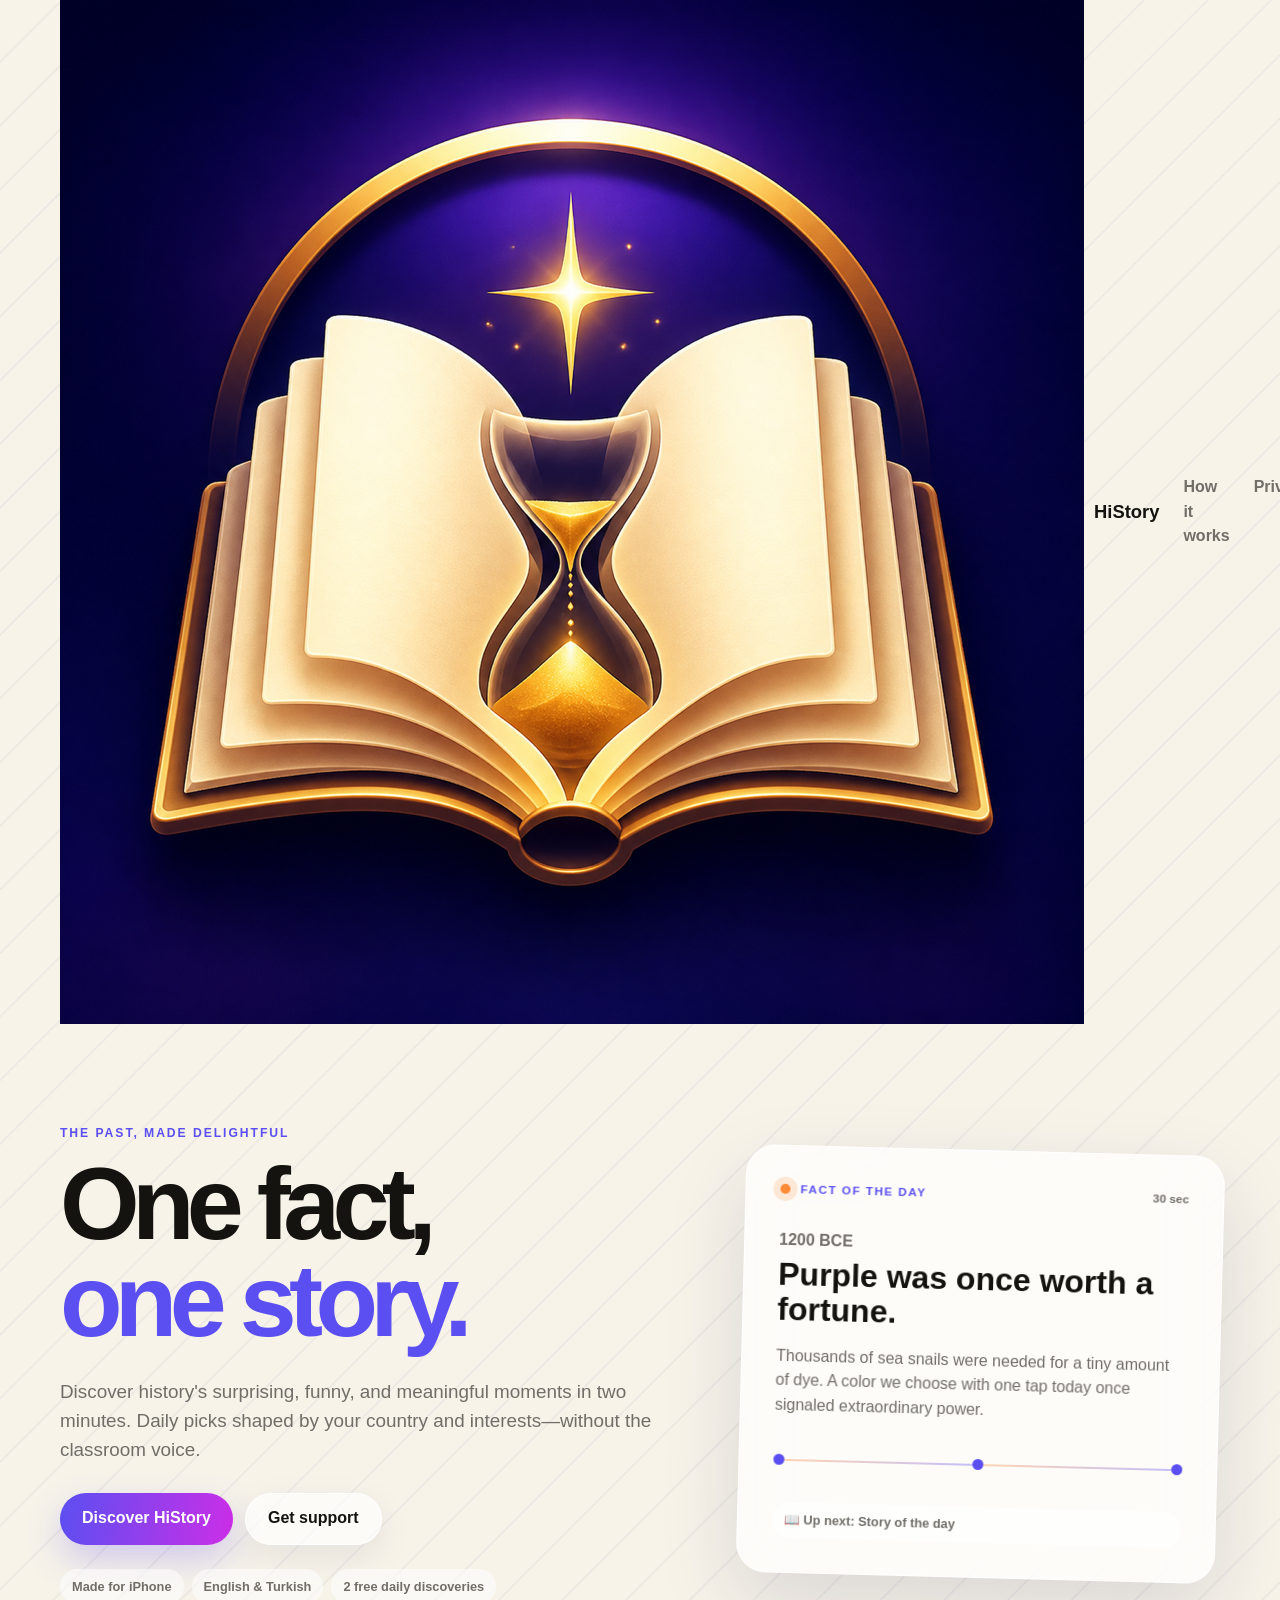
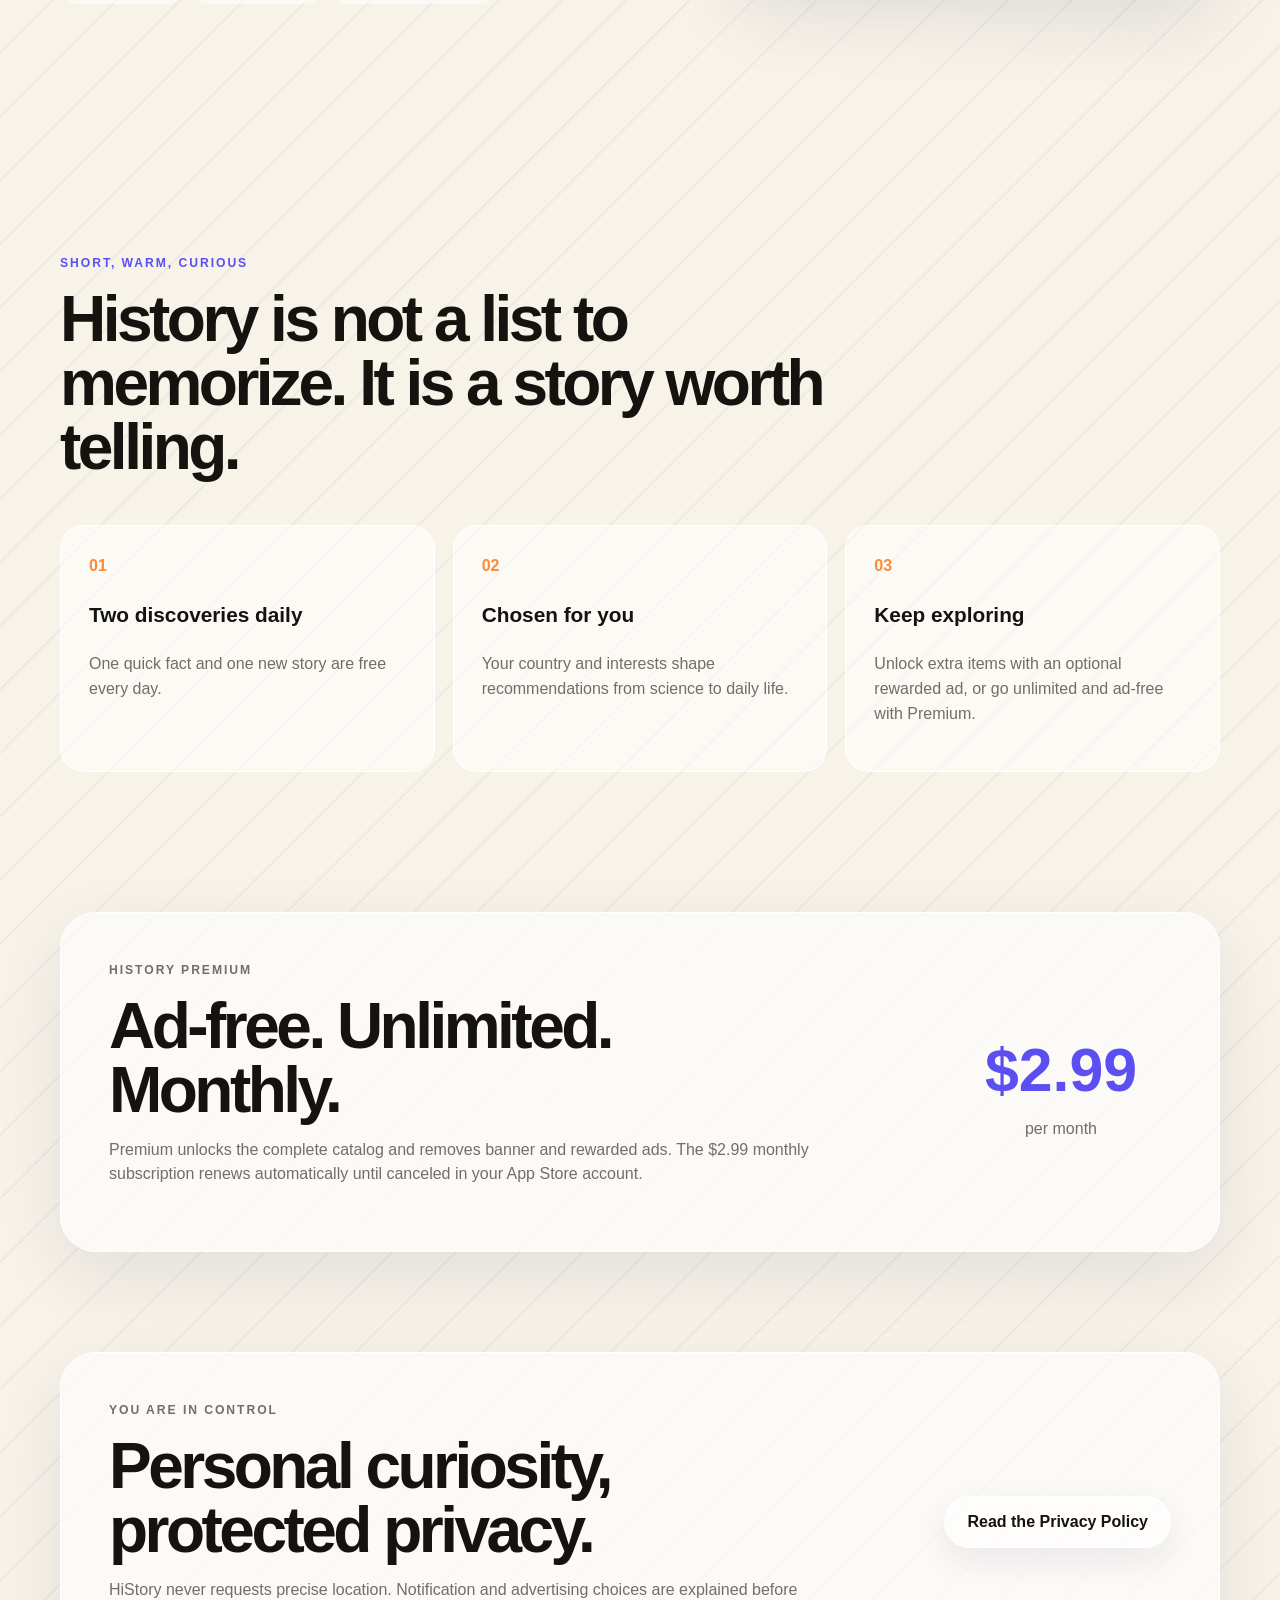
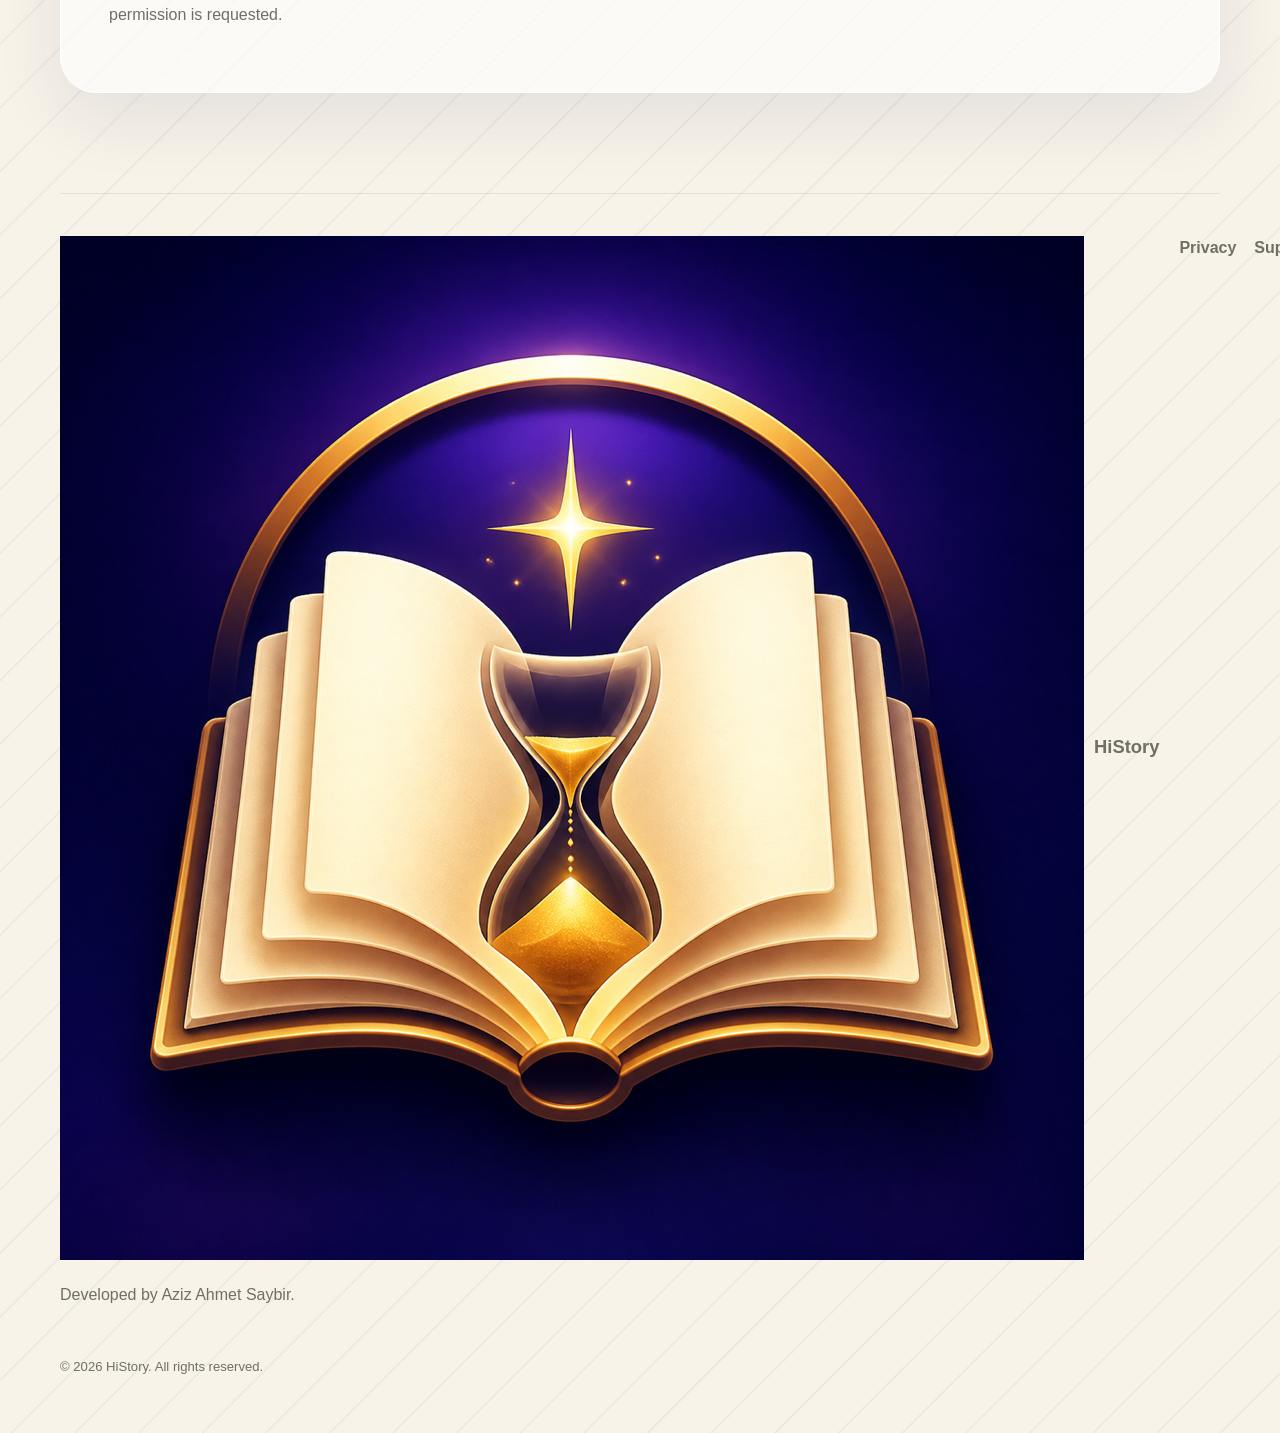
<file: index.html>
<!doctype html><html lang="en"><head><meta charset="utf-8"><meta name="viewport" content="width=device-width,initial-scale=1"><meta name="description" content="HiStory brings you one delightful fact and one memorable story every day."><meta name="theme-color" content="#100b43"><title>HiStory — One fact, one story every day</title><link rel="icon" href="assets/favicon.png"><link rel="apple-touch-icon" href="assets/apple-touch-icon.png"><link rel="stylesheet" href="style.css"></head><body>
<header class="header wrap"><a class="brand" href="index.html"><img class="brand-icon" src="assets/history-app-icon.png" alt=""><span>HiStory</span></a><nav aria-label="Main navigation"><a href="#how">How it works</a><a href="privacy.html">Privacy</a><a href="support.html">Support</a><a href="tr/index.html" lang="tr">Türkçe</a></nav></header>
<main><section class="hero wrap"><div class="hero-copy"><p class="eyebrow">THE PAST, MADE DELIGHTFUL</p><h1>One fact,<br><em>one story.</em></h1><p class="lead">Discover history's surprising, funny, and meaningful moments in two minutes. Daily picks shaped by your country and interests—without the classroom voice.</p><div class="actions"><a class="button primary" href="#how">Discover HiStory</a><a class="button ghost" href="support.html">Get support</a></div><div class="trust"><span>Made for iPhone</span><span>English &amp; Turkish</span><span>2 free daily discoveries</span></div></div><div class="daily-card" aria-label="Example daily HiStory card"><div class="card-top"><span class="dot"></span><span>FACT OF THE DAY</span><b>30 sec</b></div><p class="year">1200 BCE</p><h2>Purple was once worth a fortune.</h2><p>Thousands of sea snails were needed for a tiny amount of dye. A color we choose with one tap today once signaled extraordinary power.</p><div class="timeline"><span></span><i></i><span></span><i></i><span></span></div><div class="story-chip">📖 Up next: Story of the day</div></div></section>
<section id="how" class="section wrap"><div class="section-title"><p class="eyebrow">SHORT, WARM, CURIOUS</p><h2>History is not a list to memorize. It is a story worth telling.</h2></div><div class="grid three"><article><span class="number">01</span><h3>Two discoveries daily</h3><p>One quick fact and one new story are free every day.</p></article><article><span class="number">02</span><h3>Chosen for you</h3><p>Your country and interests shape recommendations from science to daily life.</p></article><article><span class="number">03</span><h3>Keep exploring</h3><p>Unlock extra items with an optional rewarded ad, or go unlimited and ad-free with Premium.</p></article></div></section>
<section class="split wrap"><div><p class="eyebrow">HISTORY PREMIUM</p><h2>Ad-free. Unlimited. Monthly.</h2><p>Premium unlocks the complete catalog and removes banner and rewarded ads. The $2.99 monthly subscription renews automatically until canceled in your App Store account.</p></div><div class="price"><strong>$2.99</strong><span>per month</span></div></section><section class="privacy-callout wrap"><div><p class="eyebrow">YOU ARE IN CONTROL</p><h2>Personal curiosity, protected privacy.</h2><p>HiStory never requests precise location. Notification and advertising choices are explained before permission is requested.</p></div><a class="button ghost" href="privacy.html">Read the Privacy Policy</a></section></main>
<footer class="footer wrap"><div><a class="brand" href="index.html"><img class="brand-icon" src="assets/history-app-icon.png" alt=""><span>HiStory</span></a><p>Developed by Aziz Ahmet Saybir.</p></div><div class="footer-links"><a href="privacy.html">Privacy</a><a href="support.html">Support</a><a href="app-ads.txt">app-ads.txt</a></div><p>© 2026 HiStory. All rights reserved.</p></footer></body></html>
</file>
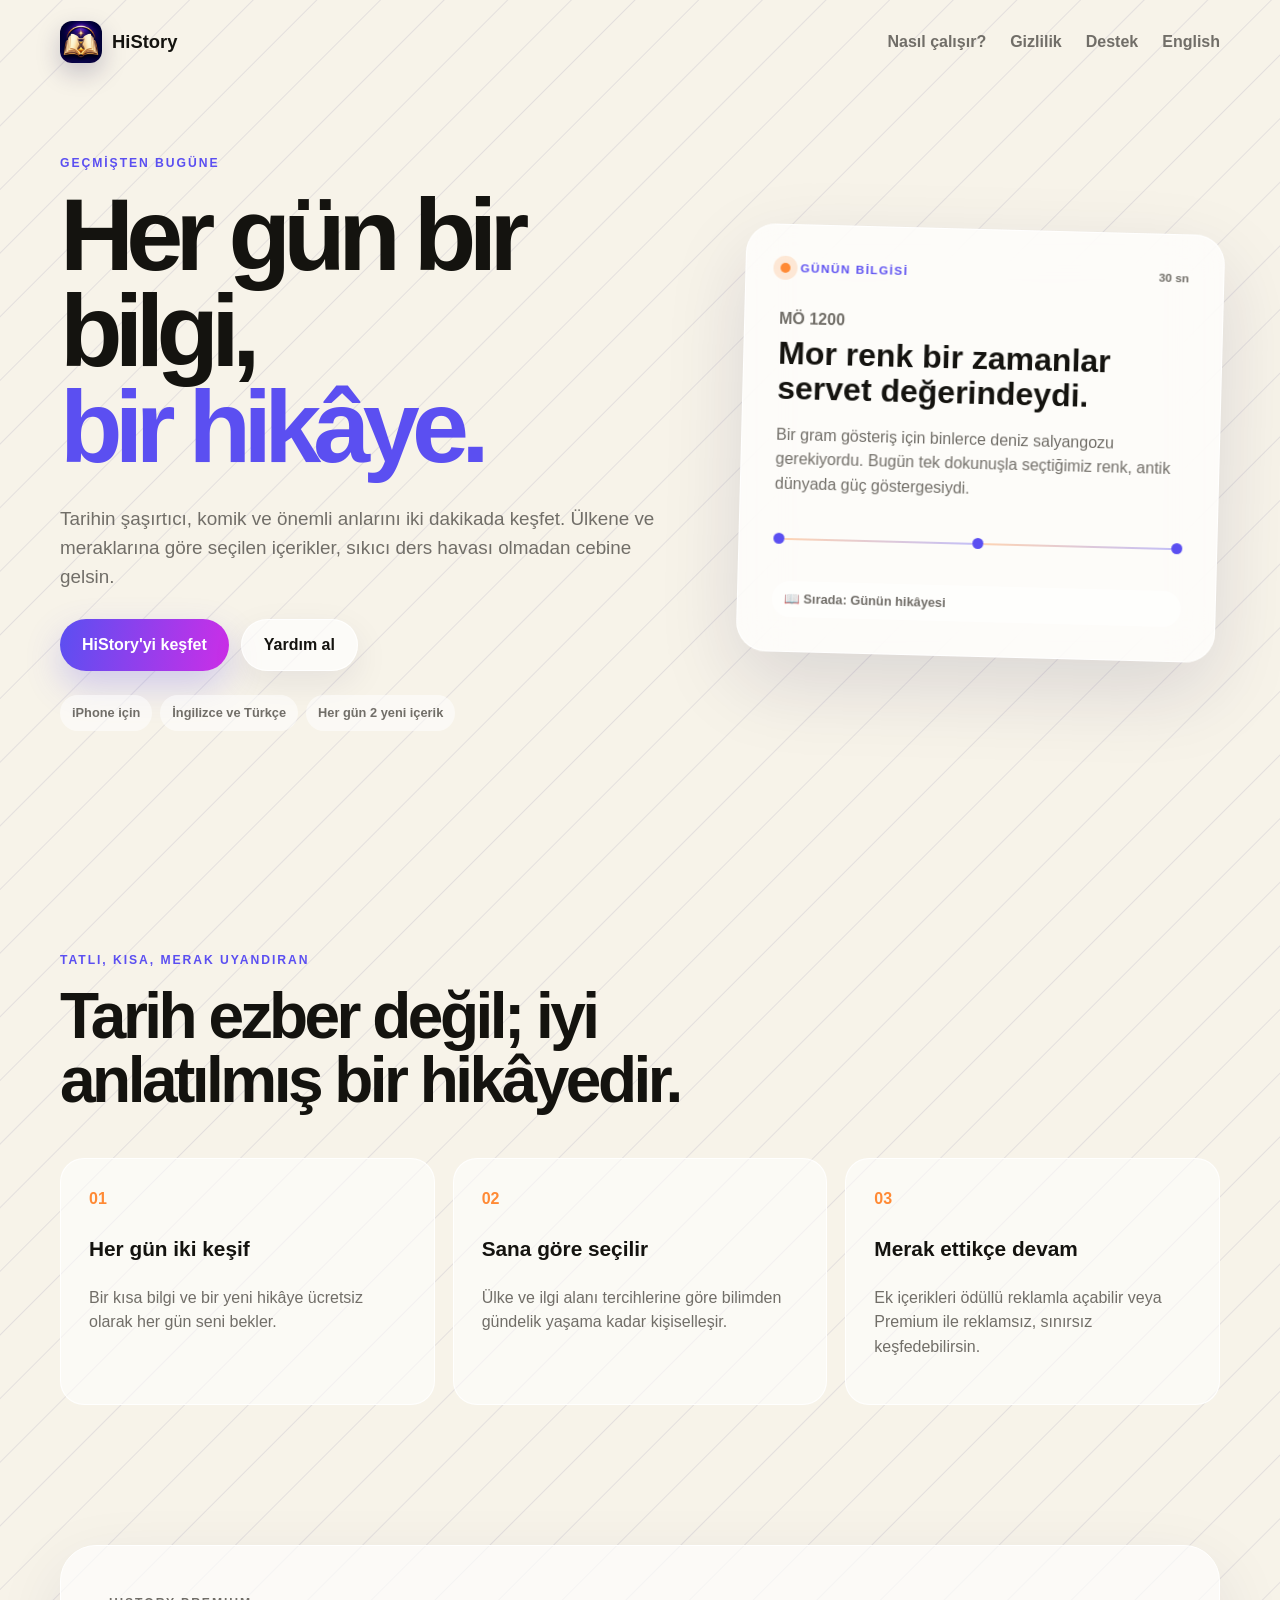
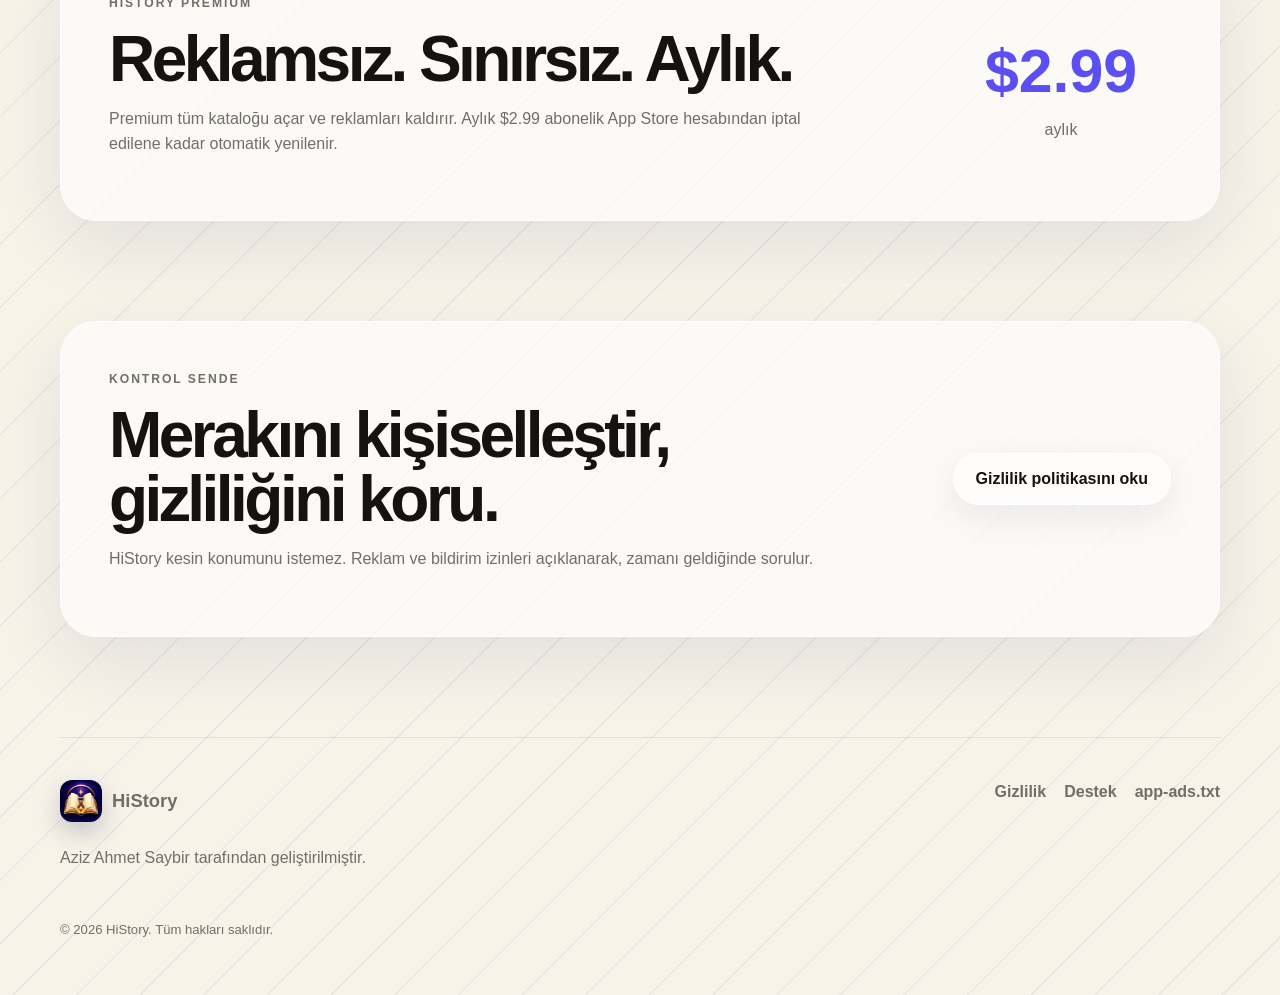
<file: tr/index.html>
<!doctype html>
<html lang="tr">
<head>
  <meta charset="utf-8">
  <meta name="viewport" content="width=device-width,initial-scale=1">
  <meta name="description" content="HiStory: Her gün bir bilgi, bir hikâye. Tarihi kısa, tatlı ve eğlenceli keşfet.">
  <meta name="theme-color" content="#f7f3e9">
  <title>HiStory — Her gün bir bilgi, bir hikâye</title>
  <link rel="stylesheet" href="style.css">
</head>
<body>
  <header class="header wrap">
    <a class="brand" href="index.html" aria-label="HiStory ana sayfa"><img class="brand-icon" src="../assets/history-app-icon.png" alt=""><span>HiStory</span></a>
    <nav aria-label="Ana menü"><a href="#nasil">Nasıl çalışır?</a><a href="privacy.html">Gizlilik</a><a href="support.html">Destek</a><a href="../index.html" lang="en">English</a></nav>
  </header>

  <main>
    <section class="hero wrap">
      <div class="hero-copy">
        <p class="eyebrow">GEÇMİŞTEN BUGÜNE</p>
        <h1>Her gün bir bilgi,<br><em>bir hikâye.</em></h1>
        <p class="lead">Tarihin şaşırtıcı, komik ve önemli anlarını iki dakikada keşfet. Ülkene ve meraklarına göre seçilen içerikler, sıkıcı ders havası olmadan cebine gelsin.</p>
        <div class="actions"><a class="button primary" href="#nasil">HiStory'yi keşfet</a><a class="button ghost" href="support.html">Yardım al</a></div>
        <div class="trust"><span>iPhone için</span><span>İngilizce ve Türkçe</span><span>Her gün 2 yeni içerik</span></div>
      </div>

      <div class="daily-card" aria-label="Örnek günlük HiStory kartı">
        <div class="card-top"><span class="dot"></span><span>GÜNÜN BİLGİSİ</span><b>30 sn</b></div>
        <p class="year">MÖ 1200</p>
        <h2>Mor renk bir zamanlar servet değerindeydi.</h2>
        <p>Bir gram gösteriş için binlerce deniz salyangozu gerekiyordu. Bugün tek dokunuşla seçtiğimiz renk, antik dünyada güç göstergesiydi.</p>
        <div class="timeline"><span></span><i></i><span></span><i></i><span></span></div>
        <div class="story-chip">📖 Sırada: Günün hikâyesi</div>
      </div>
    </section>

    <section id="nasil" class="section wrap">
      <div class="section-title"><p class="eyebrow">TATLI, KISA, MERAK UYANDIRAN</p><h2>Tarih ezber değil; iyi anlatılmış bir hikâyedir.</h2></div>
      <div class="grid three">
        <article><span class="number">01</span><h3>Her gün iki keşif</h3><p>Bir kısa bilgi ve bir yeni hikâye ücretsiz olarak her gün seni bekler.</p></article>
        <article><span class="number">02</span><h3>Sana göre seçilir</h3><p>Ülke ve ilgi alanı tercihlerine göre bilimden gündelik yaşama kadar kişiselleşir.</p></article>
        <article><span class="number">03</span><h3>Merak ettikçe devam</h3><p>Ek içerikleri ödüllü reklamla açabilir veya Premium ile reklamsız, sınırsız keşfedebilirsin.</p></article>
      </div>
    </section>

    <section class="split wrap">
      <div><p class="eyebrow">HISTORY PREMIUM</p><h2>Reklamsız. Sınırsız. Aylık.</h2><p>Premium tüm kataloğu açar ve reklamları kaldırır. Aylık $2.99 abonelik App Store hesabından iptal edilene kadar otomatik yenilenir.</p></div>
      <div class="price"><strong>$2.99</strong><span>aylık</span></div>
    </section>

    <section class="privacy-callout wrap">
      <div><p class="eyebrow">KONTROL SENDE</p><h2>Merakını kişiselleştir, gizliliğini koru.</h2><p>HiStory kesin konumunu istemez. Reklam ve bildirim izinleri açıklanarak, zamanı geldiğinde sorulur.</p></div>
      <a class="button ghost" href="privacy.html">Gizlilik politikasını oku</a>
    </section>
  </main>

  <footer class="footer wrap"><div><a class="brand" href="index.html"><img class="brand-icon" src="../assets/history-app-icon.png" alt=""><span>HiStory</span></a><p>Aziz Ahmet Saybir tarafından geliştirilmiştir.</p></div><div class="footer-links"><a href="privacy.html">Gizlilik</a><a href="support.html">Destek</a><a href="app-ads.txt">app-ads.txt</a></div><p>© 2026 HiStory. Tüm hakları saklıdır.</p></footer>
</body>
</html>
</file>
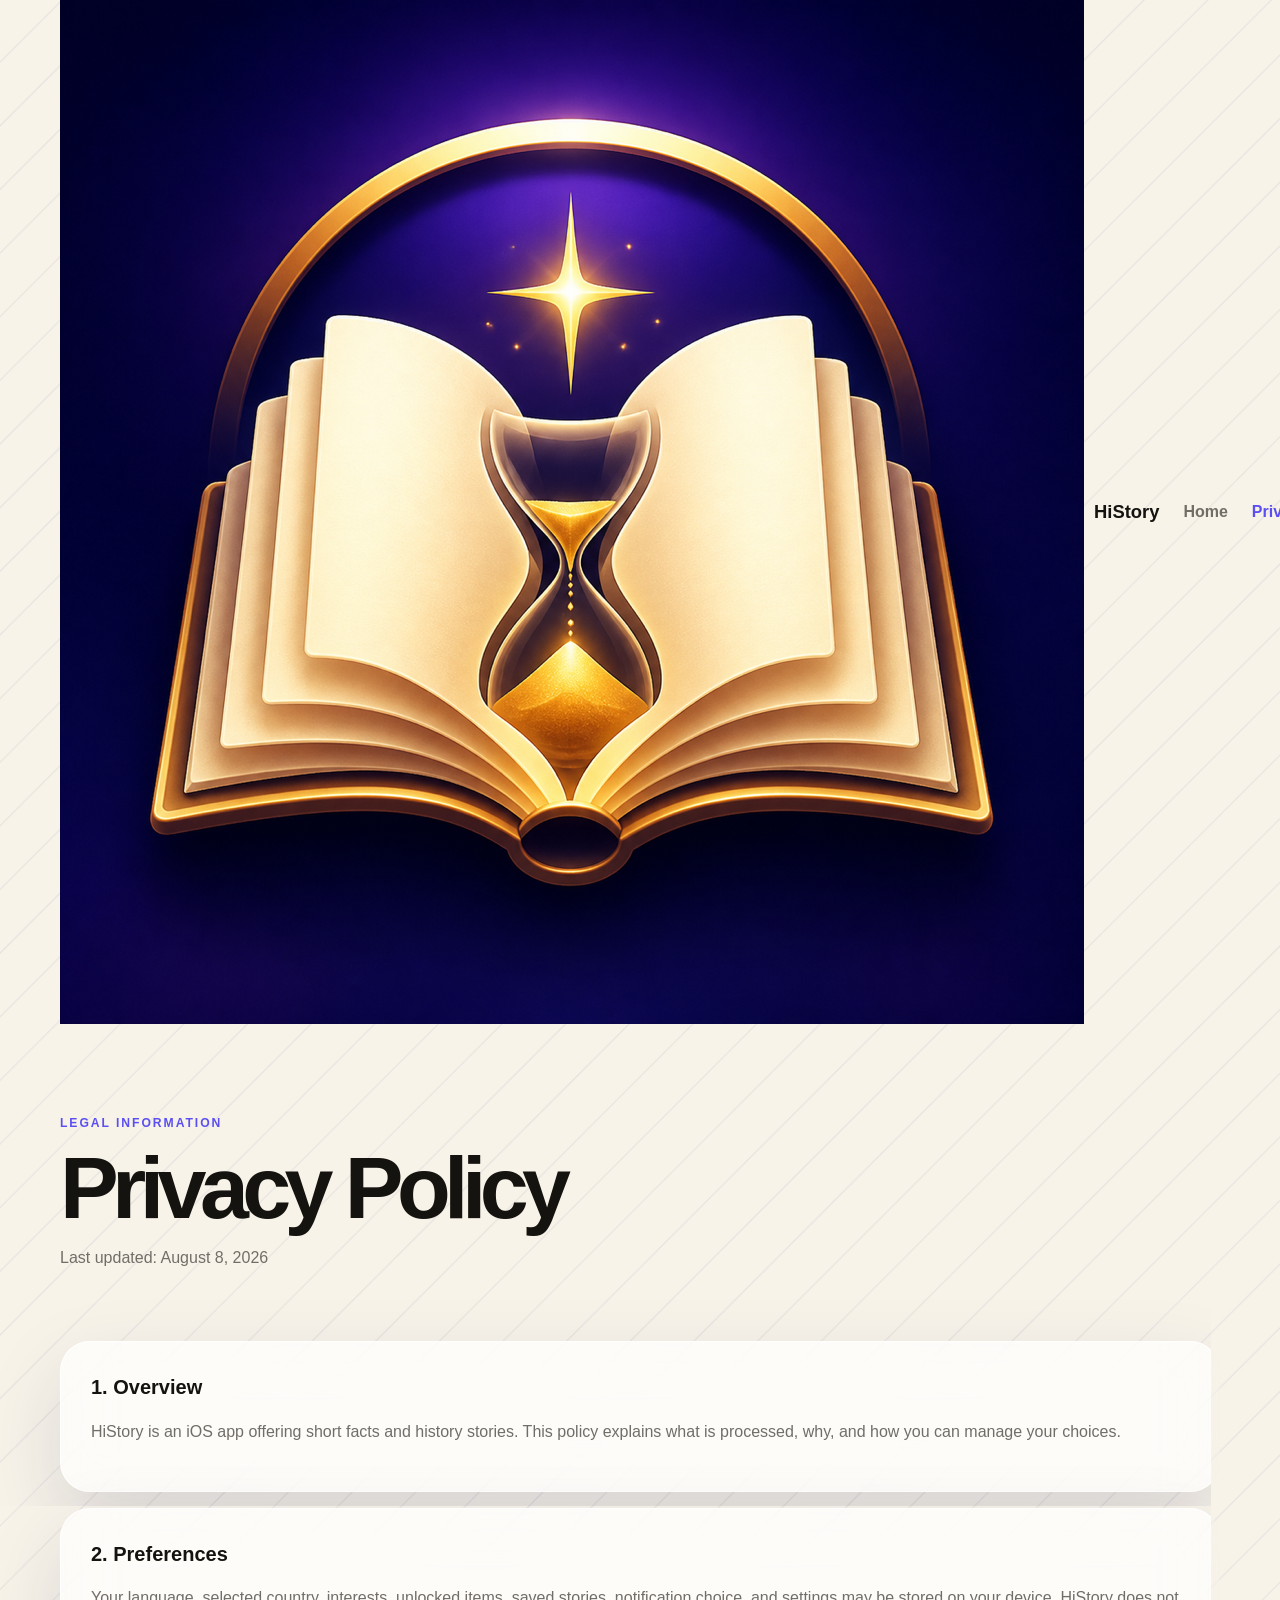
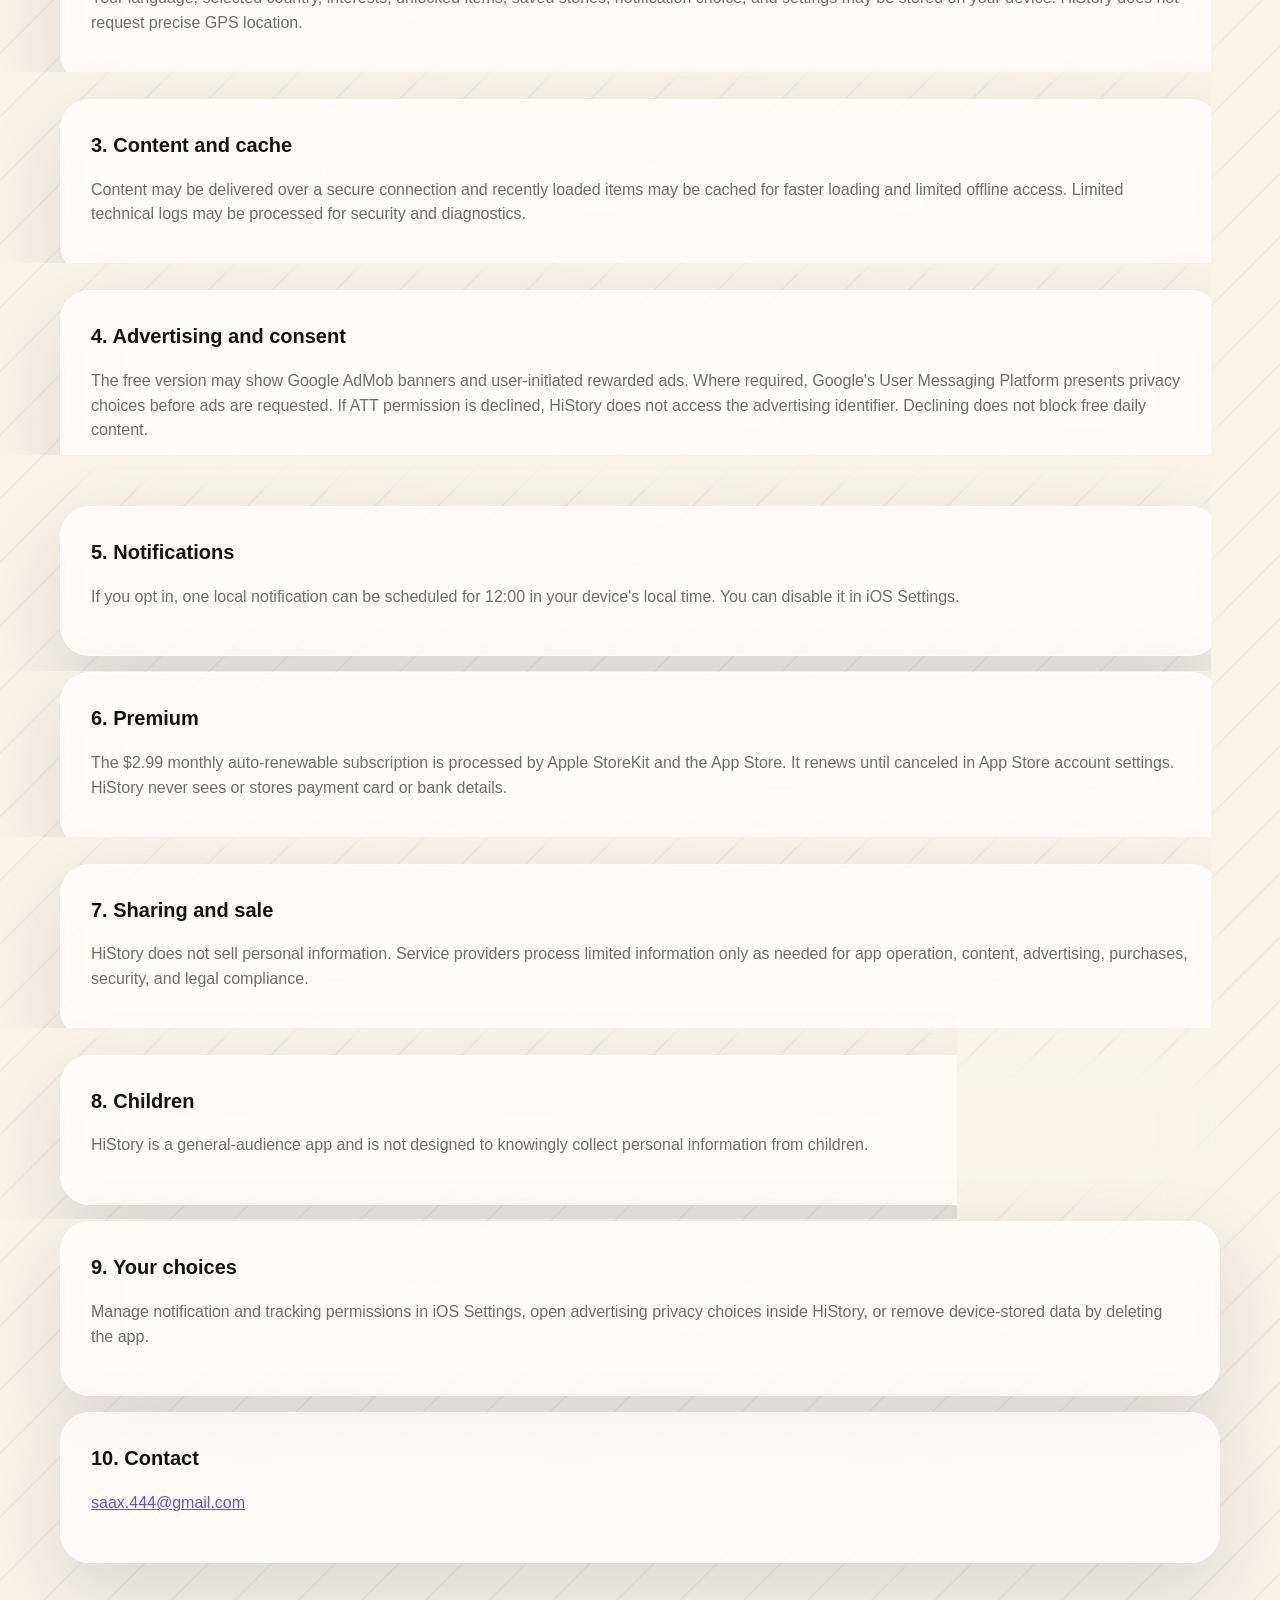
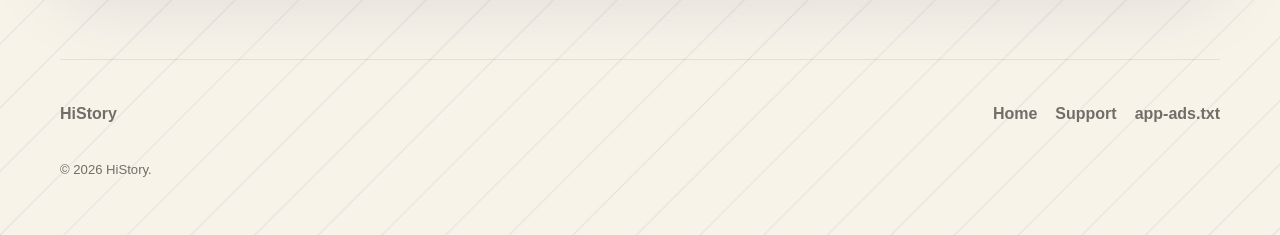
<file: privacy.html>
<!doctype html><html lang="en"><head><meta charset="utf-8"><meta name="viewport" content="width=device-width,initial-scale=1"><meta name="description" content="HiStory iOS privacy policy."><title>Privacy Policy — HiStory</title><link rel="icon" href="assets/favicon.png"><link rel="stylesheet" href="style.css"></head><body><header class="header wrap"><a class="brand" href="index.html"><img class="brand-icon" src="assets/history-app-icon.png" alt=""><span>HiStory</span></a><nav><a href="index.html">Home</a><a aria-current="page" href="privacy.html">Privacy</a><a href="support.html">Support</a><a href="tr/privacy.html" lang="tr">Türkçe</a></nav></header><main class="legal wrap"><section class="legal-hero"><p class="eyebrow">LEGAL INFORMATION</p><h1>Privacy Policy</h1><p>Last updated: August 8, 2026</p></section>
<section class="legal-card"><h2>1. Overview</h2><p>HiStory is an iOS app offering short facts and history stories. This policy explains what is processed, why, and how you can manage your choices.</p></section><section class="legal-card"><h2>2. Preferences</h2><p>Your language, selected country, interests, unlocked items, saved stories, notification choice, and settings may be stored on your device. HiStory does not request precise GPS location.</p></section><section class="legal-card"><h2>3. Content and cache</h2><p>Content may be delivered over a secure connection and recently loaded items may be cached for faster loading and limited offline access. Limited technical logs may be processed for security and diagnostics.</p></section><section class="legal-card"><h2>4. Advertising and consent</h2><p>The free version may show Google AdMob banners and user-initiated rewarded ads. Where required, Google's User Messaging Platform presents privacy choices before ads are requested. If ATT permission is declined, HiStory does not access the advertising identifier. Declining does not block free daily content.</p></section><section class="legal-card"><h2>5. Notifications</h2><p>If you opt in, one local notification can be scheduled for 12:00 in your device's local time. You can disable it in iOS Settings.</p></section><section class="legal-card"><h2>6. Premium</h2><p>The $2.99 monthly auto-renewable subscription is processed by Apple StoreKit and the App Store. It renews until canceled in App Store account settings. HiStory never sees or stores payment card or bank details.</p></section><section class="legal-card"><h2>7. Sharing and sale</h2><p>HiStory does not sell personal information. Service providers process limited information only as needed for app operation, content, advertising, purchases, security, and legal compliance.</p></section><section class="legal-card"><h2>8. Children</h2><p>HiStory is a general-audience app and is not designed to knowingly collect personal information from children.</p></section><section class="legal-card"><h2>9. Your choices</h2><p>Manage notification and tracking permissions in iOS Settings, open advertising privacy choices inside HiStory, or remove device-stored data by deleting the app.</p></section><section class="legal-card"><h2>10. Contact</h2><p><a href="mailto:saax.444@gmail.com">saax.444@gmail.com</a></p></section></main><footer class="footer wrap"><div><strong>HiStory</strong></div><div class="footer-links"><a href="index.html">Home</a><a href="support.html">Support</a><a href="app-ads.txt">app-ads.txt</a></div><p>© 2026 HiStory.</p></footer></body></html>
</file>
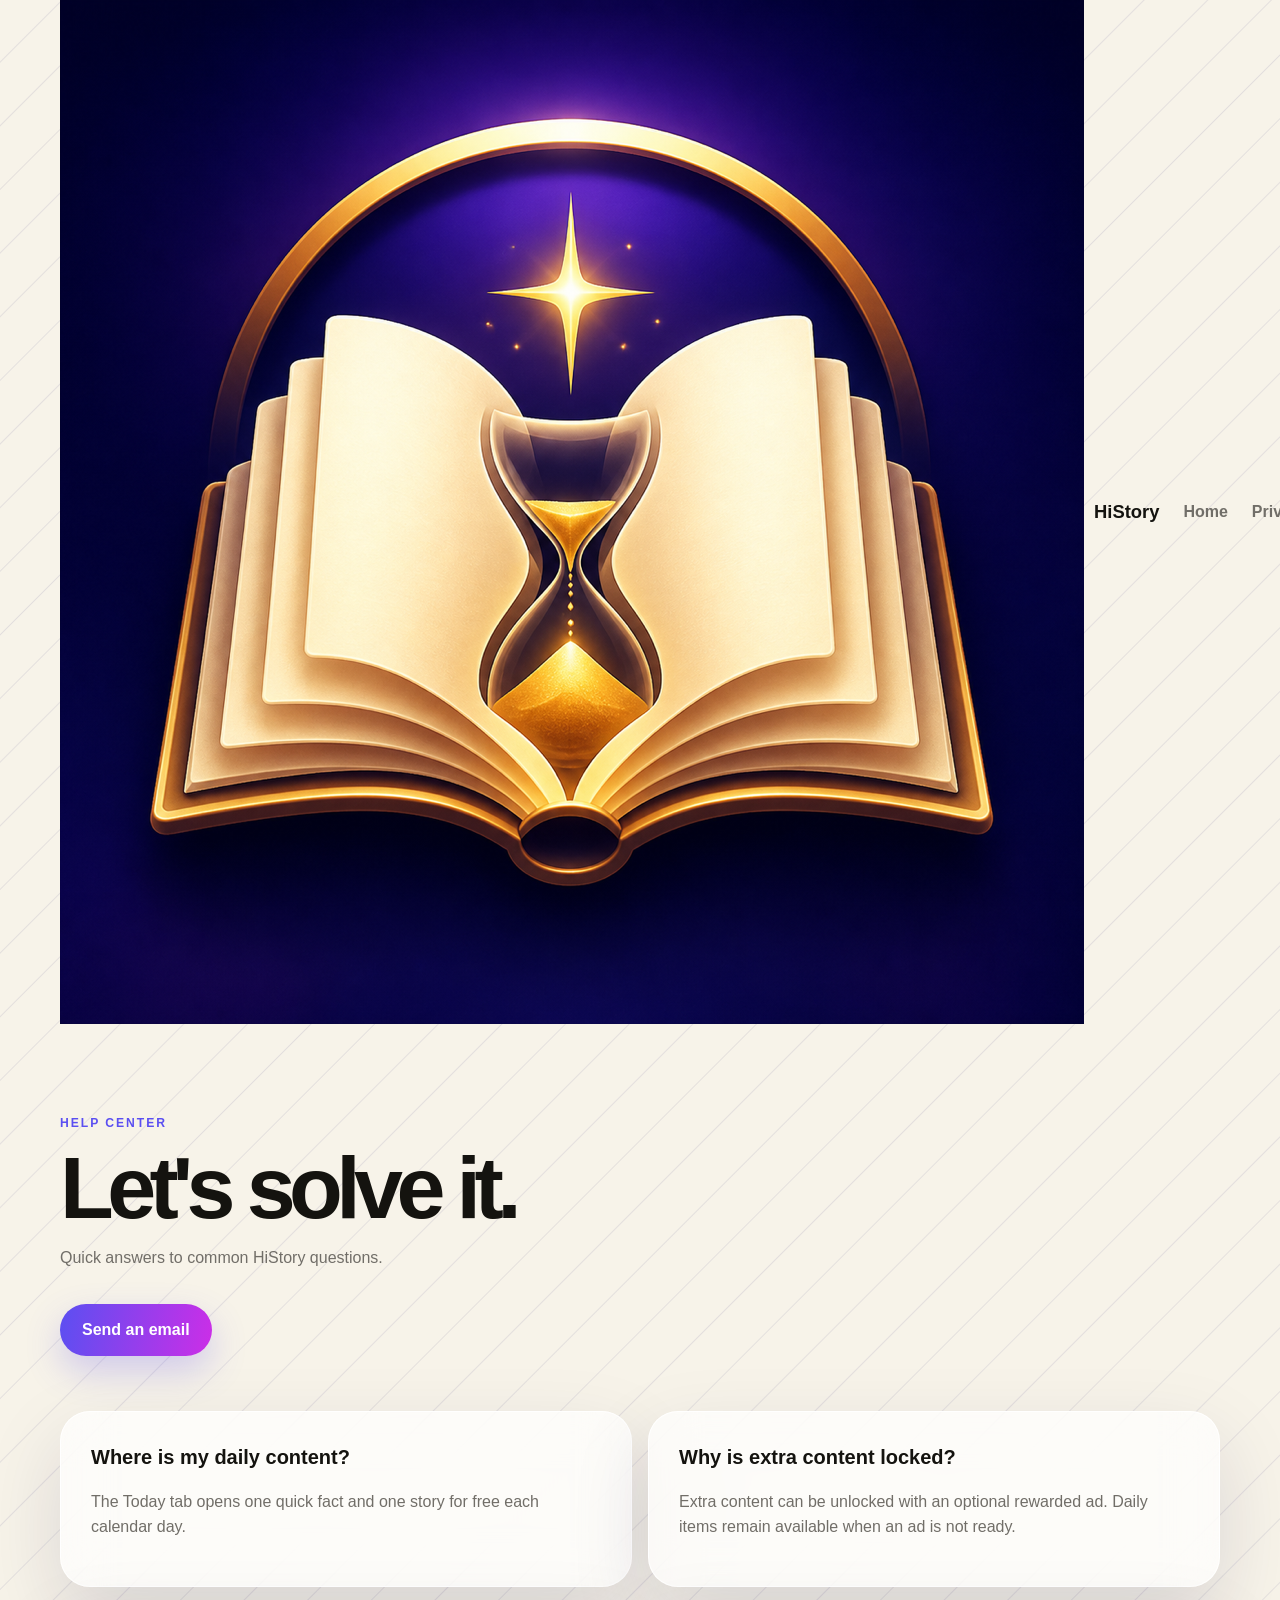
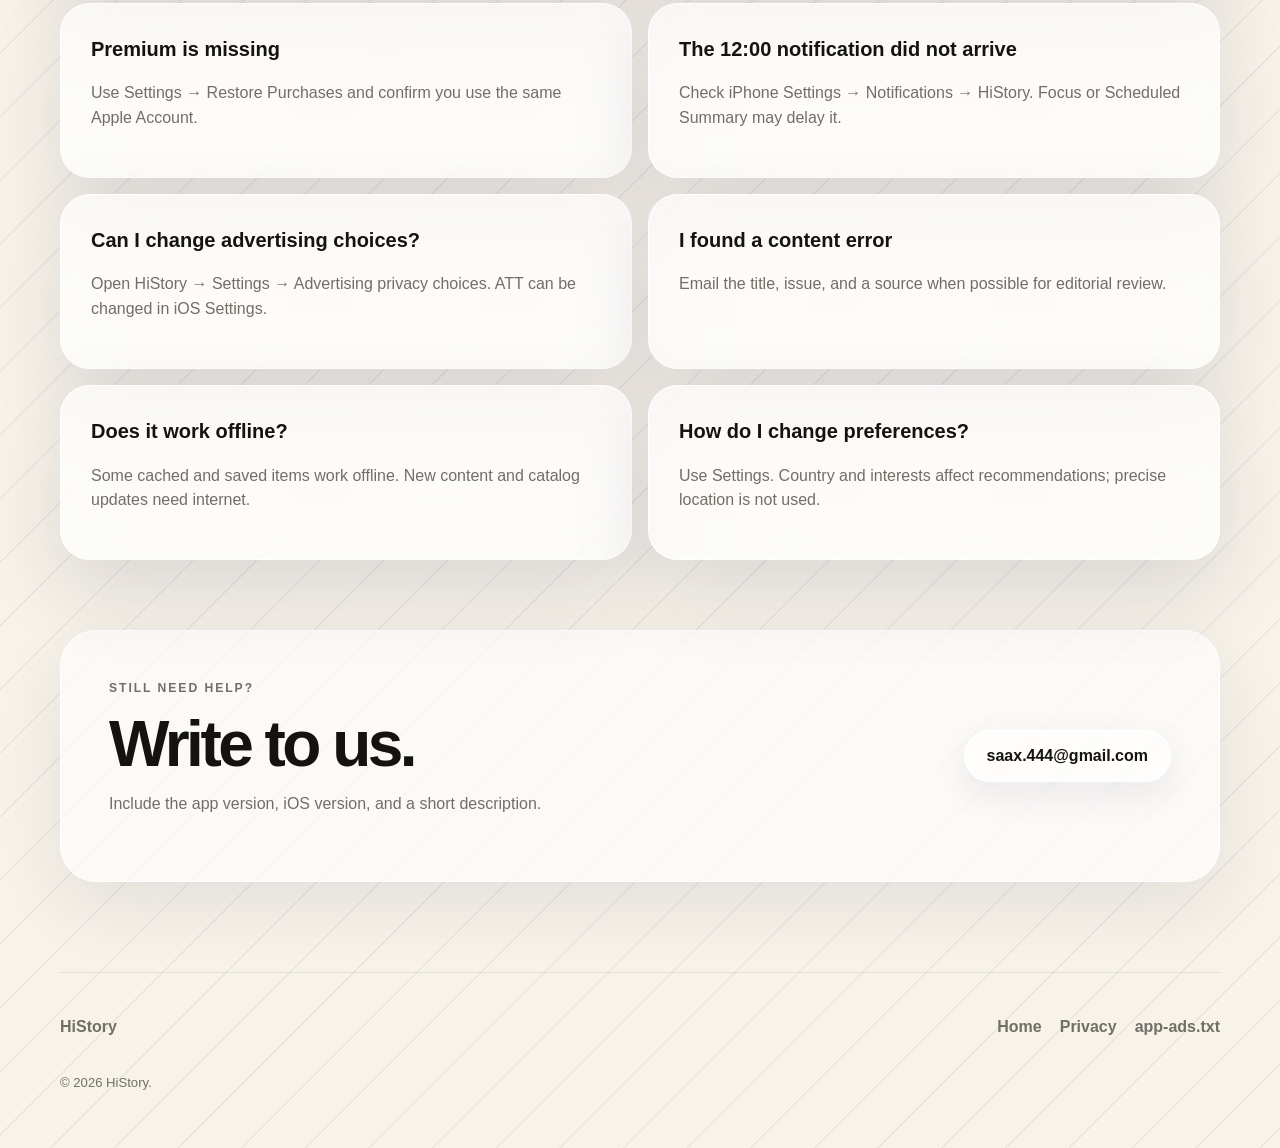
<file: support.html>
<!doctype html><html lang="en"><head><meta charset="utf-8"><meta name="viewport" content="width=device-width,initial-scale=1"><meta name="description" content="HiStory iOS support and frequently asked questions."><title>Support — HiStory</title><link rel="icon" href="assets/favicon.png"><link rel="stylesheet" href="style.css"></head><body><header class="header wrap"><a class="brand" href="index.html"><img class="brand-icon" src="assets/history-app-icon.png" alt=""><span>HiStory</span></a><nav><a href="index.html">Home</a><a href="privacy.html">Privacy</a><a aria-current="page" href="support.html">Support</a><a href="tr/support.html" lang="tr">Türkçe</a></nav></header><main class="legal wrap"><section class="legal-hero support-hero"><p class="eyebrow">HELP CENTER</p><h1>Let's solve it.</h1><p>Quick answers to common HiStory questions.</p><a class="button primary" href="mailto:saax.444@gmail.com?subject=HiStory%20Support">Send an email</a></section><section class="faq-grid">
<article class="legal-card"><h2>Where is my daily content?</h2><p>The Today tab opens one quick fact and one story for free each calendar day.</p></article><article class="legal-card"><h2>Why is extra content locked?</h2><p>Extra content can be unlocked with an optional rewarded ad. Daily items remain available when an ad is not ready.</p></article><article class="legal-card"><h2>Premium is missing</h2><p>Use Settings → Restore Purchases and confirm you use the same Apple Account.</p></article><article class="legal-card"><h2>The 12:00 notification did not arrive</h2><p>Check iPhone Settings → Notifications → HiStory. Focus or Scheduled Summary may delay it.</p></article><article class="legal-card"><h2>Can I change advertising choices?</h2><p>Open HiStory → Settings → Advertising privacy choices. ATT can be changed in iOS Settings.</p></article><article class="legal-card"><h2>I found a content error</h2><p>Email the title, issue, and a source when possible for editorial review.</p></article><article class="legal-card"><h2>Does it work offline?</h2><p>Some cached and saved items work offline. New content and catalog updates need internet.</p></article><article class="legal-card"><h2>How do I change preferences?</h2><p>Use Settings. Country and interests affect recommendations; precise location is not used.</p></article></section><section class="contact-card"><div><p class="eyebrow">STILL NEED HELP?</p><h2>Write to us.</h2><p>Include the app version, iOS version, and a short description.</p></div><a class="button ghost" href="mailto:saax.444@gmail.com?subject=HiStory%20Support">saax.444@gmail.com</a></section></main><footer class="footer wrap"><div><strong>HiStory</strong></div><div class="footer-links"><a href="index.html">Home</a><a href="privacy.html">Privacy</a><a href="app-ads.txt">app-ads.txt</a></div><p>© 2026 HiStory.</p></footer></body></html>
</file>
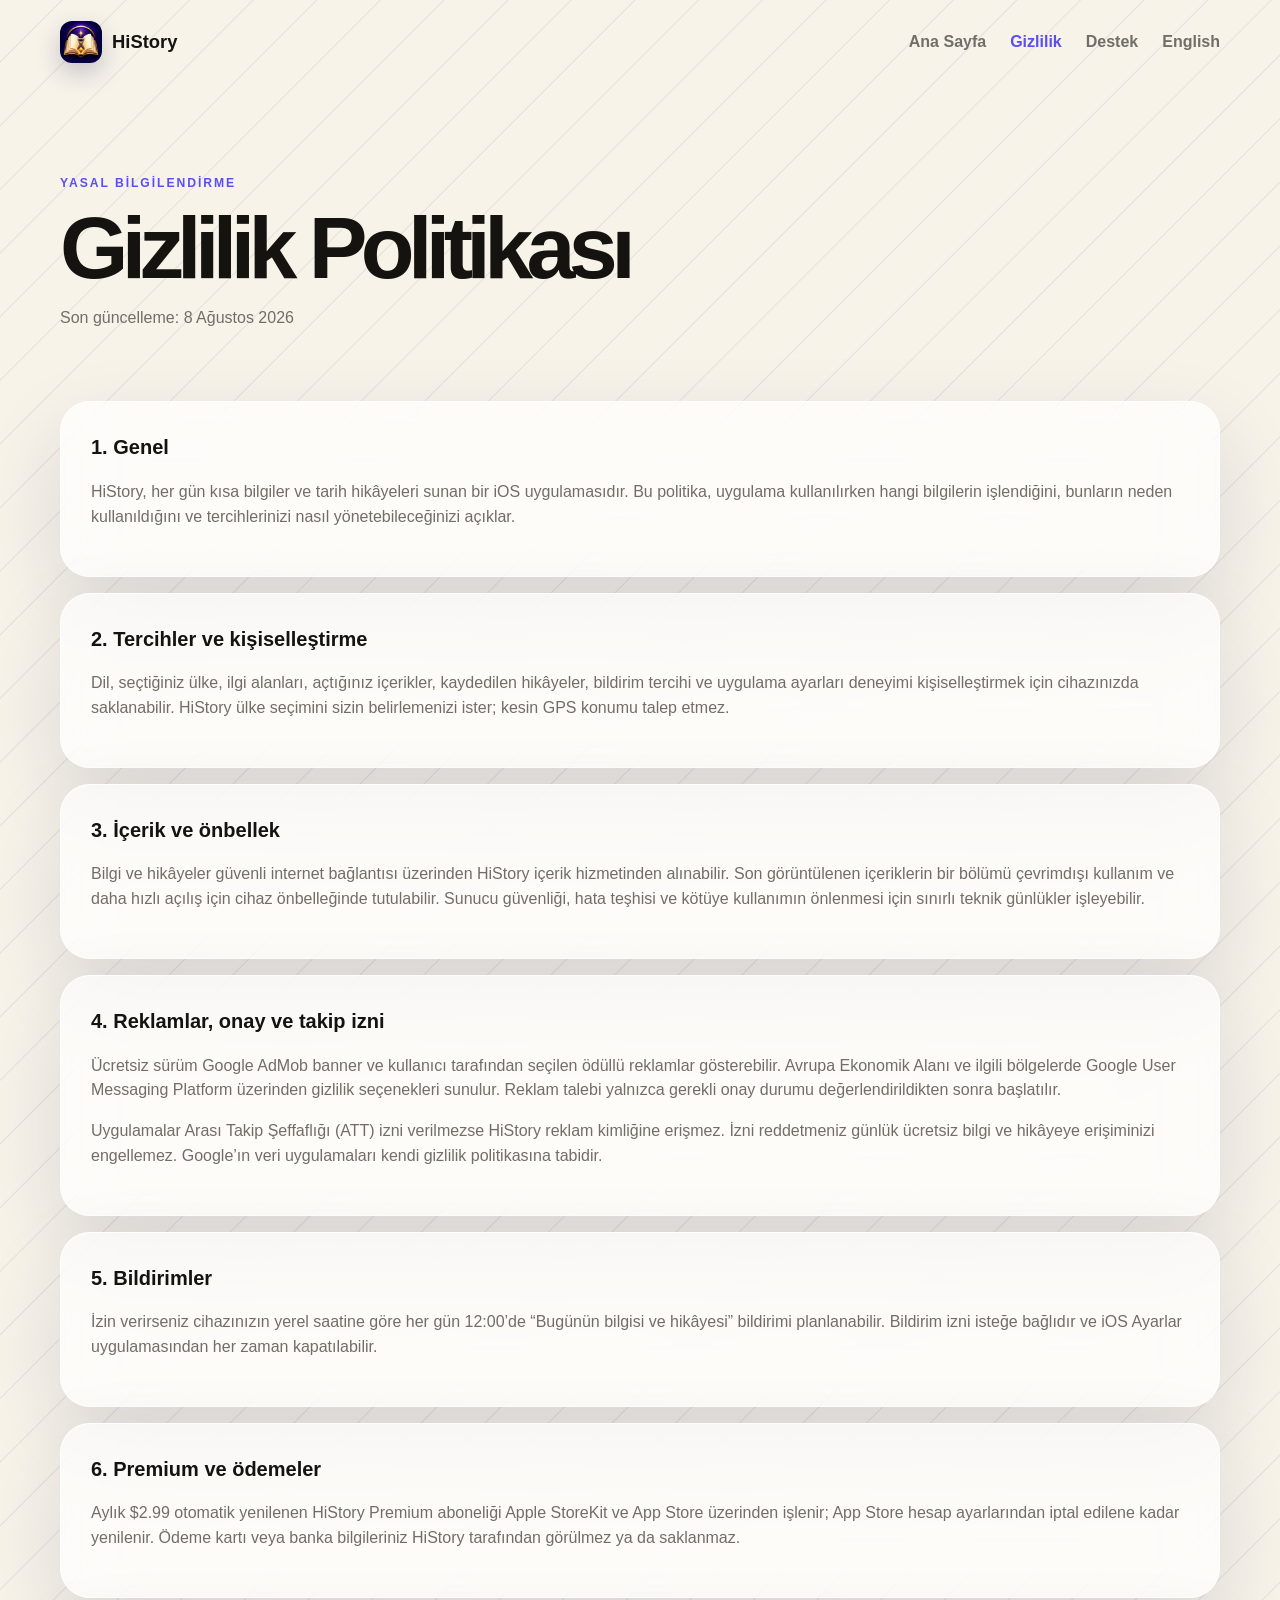
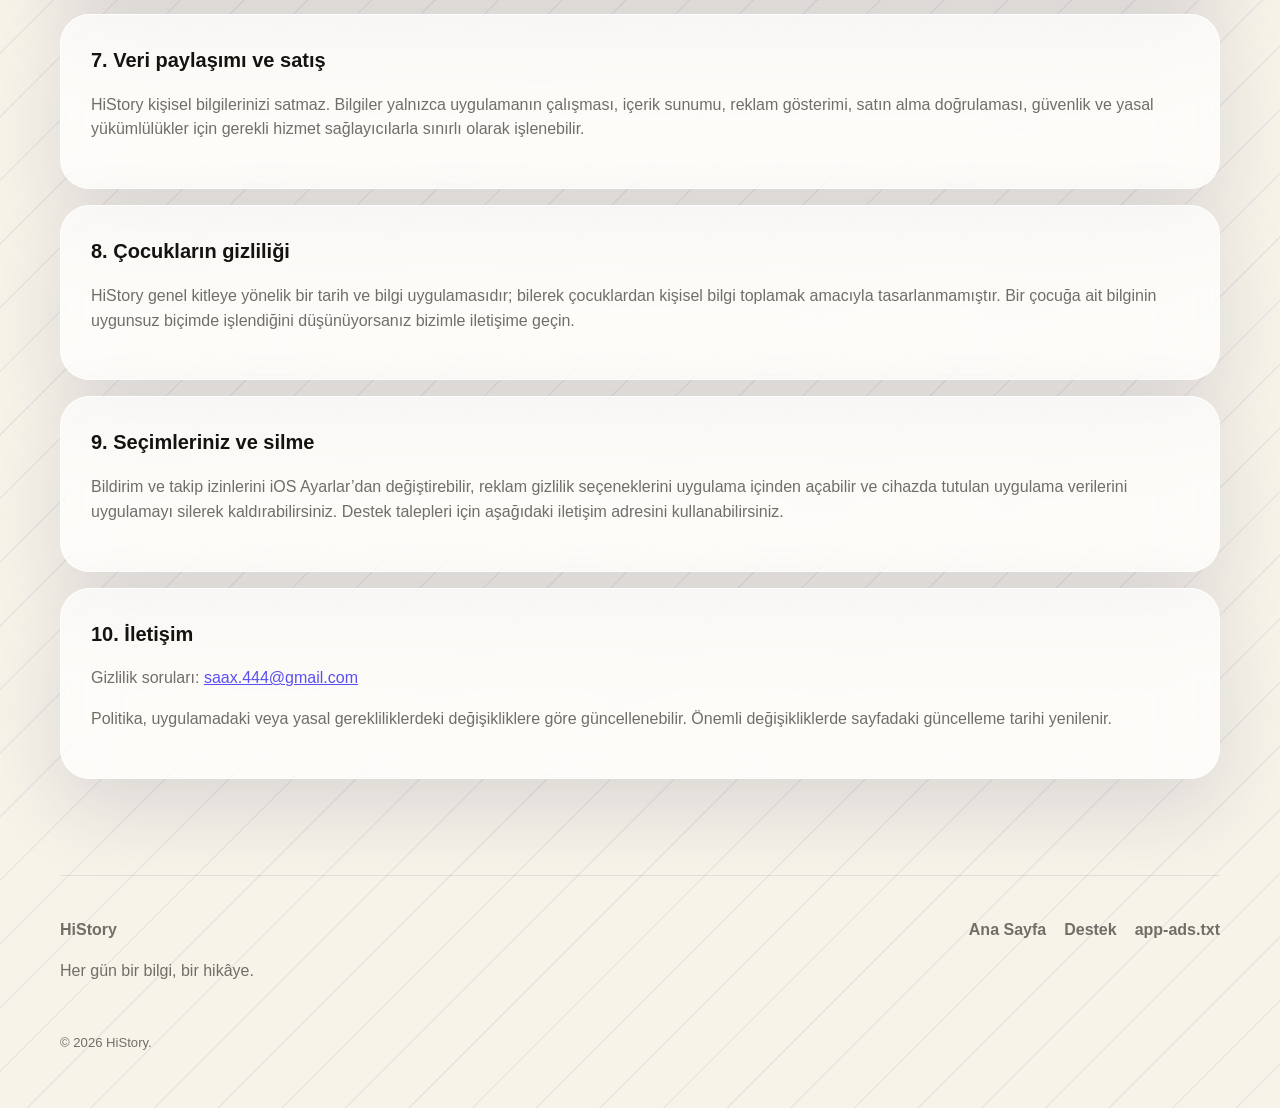
<file: tr/privacy.html>
<!doctype html>
<html lang="tr">
<head><meta charset="utf-8"><meta name="viewport" content="width=device-width,initial-scale=1"><meta name="description" content="HiStory iOS uygulaması gizlilik politikası."><meta name="theme-color" content="#f7f3e9"><title>Gizlilik Politikası — HiStory</title><link rel="stylesheet" href="style.css"></head>
<body>
  <header class="header wrap"><a class="brand" href="index.html"><img class="brand-icon" src="../assets/history-app-icon.png" alt=""><span>HiStory</span></a><nav><a href="index.html">Ana Sayfa</a><a aria-current="page" href="privacy.html">Gizlilik</a><a href="support.html">Destek</a><a href="../index.html" lang="en">English</a></nav></header>
  <main class="legal wrap">
    <section class="legal-hero"><p class="eyebrow">YASAL BİLGİLENDİRME</p><h1>Gizlilik Politikası</h1><p>Son güncelleme: 8 Ağustos 2026</p></section>
    <section class="legal-card"><h2>1. Genel</h2><p>HiStory, her gün kısa bilgiler ve tarih hikâyeleri sunan bir iOS uygulamasıdır. Bu politika, uygulama kullanılırken hangi bilgilerin işlendiğini, bunların neden kullanıldığını ve tercihlerinizi nasıl yönetebileceğinizi açıklar.</p></section>
    <section class="legal-card"><h2>2. Tercihler ve kişiselleştirme</h2><p>Dil, seçtiğiniz ülke, ilgi alanları, açtığınız içerikler, kaydedilen hikâyeler, bildirim tercihi ve uygulama ayarları deneyimi kişiselleştirmek için cihazınızda saklanabilir. HiStory ülke seçimini sizin belirlemenizi ister; kesin GPS konumu talep etmez.</p></section>
    <section class="legal-card"><h2>3. İçerik ve önbellek</h2><p>Bilgi ve hikâyeler güvenli internet bağlantısı üzerinden HiStory içerik hizmetinden alınabilir. Son görüntülenen içeriklerin bir bölümü çevrimdışı kullanım ve daha hızlı açılış için cihaz önbelleğinde tutulabilir. Sunucu güvenliği, hata teşhisi ve kötüye kullanımın önlenmesi için sınırlı teknik günlükler işleyebilir.</p></section>
    <section class="legal-card"><h2>4. Reklamlar, onay ve takip izni</h2><p>Ücretsiz sürüm Google AdMob banner ve kullanıcı tarafından seçilen ödüllü reklamlar gösterebilir. Avrupa Ekonomik Alanı ve ilgili bölgelerde Google User Messaging Platform üzerinden gizlilik seçenekleri sunulur. Reklam talebi yalnızca gerekli onay durumu değerlendirildikten sonra başlatılır.</p><p>Uygulamalar Arası Takip Şeffaflığı (ATT) izni verilmezse HiStory reklam kimliğine erişmez. İzni reddetmeniz günlük ücretsiz bilgi ve hikâyeye erişiminizi engellemez. Google’ın veri uygulamaları kendi gizlilik politikasına tabidir.</p></section>
    <section class="legal-card"><h2>5. Bildirimler</h2><p>İzin verirseniz cihazınızın yerel saatine göre her gün 12:00’de “Bugünün bilgisi ve hikâyesi” bildirimi planlanabilir. Bildirim izni isteğe bağlıdır ve iOS Ayarlar uygulamasından her zaman kapatılabilir.</p></section>
    <section class="legal-card"><h2>6. Premium ve ödemeler</h2><p>Aylık $2.99 otomatik yenilenen HiStory Premium aboneliği Apple StoreKit ve App Store üzerinden işlenir; App Store hesap ayarlarından iptal edilene kadar yenilenir. Ödeme kartı veya banka bilgileriniz HiStory tarafından görülmez ya da saklanmaz.</p></section>
    <section class="legal-card"><h2>7. Veri paylaşımı ve satış</h2><p>HiStory kişisel bilgilerinizi satmaz. Bilgiler yalnızca uygulamanın çalışması, içerik sunumu, reklam gösterimi, satın alma doğrulaması, güvenlik ve yasal yükümlülükler için gerekli hizmet sağlayıcılarla sınırlı olarak işlenebilir.</p></section>
    <section class="legal-card"><h2>8. Çocukların gizliliği</h2><p>HiStory genel kitleye yönelik bir tarih ve bilgi uygulamasıdır; bilerek çocuklardan kişisel bilgi toplamak amacıyla tasarlanmamıştır. Bir çocuğa ait bilginin uygunsuz biçimde işlendiğini düşünüyorsanız bizimle iletişime geçin.</p></section>
    <section class="legal-card"><h2>9. Seçimleriniz ve silme</h2><p>Bildirim ve takip izinlerini iOS Ayarlar’dan değiştirebilir, reklam gizlilik seçeneklerini uygulama içinden açabilir ve cihazda tutulan uygulama verilerini uygulamayı silerek kaldırabilirsiniz. Destek talepleri için aşağıdaki iletişim adresini kullanabilirsiniz.</p></section>
    <section class="legal-card"><h2>10. İletişim</h2><p>Gizlilik soruları: <a href="mailto:saax.444@gmail.com">saax.444@gmail.com</a></p><p>Politika, uygulamadaki veya yasal gerekliliklerdeki değişikliklere göre güncellenebilir. Önemli değişikliklerde sayfadaki güncelleme tarihi yenilenir.</p></section>
  </main>
  <footer class="footer wrap"><div><strong>HiStory</strong><p>Her gün bir bilgi, bir hikâye.</p></div><div class="footer-links"><a href="index.html">Ana Sayfa</a><a href="support.html">Destek</a><a href="app-ads.txt">app-ads.txt</a></div><p>© 2026 HiStory.</p></footer>
</body>
</html>
</file>
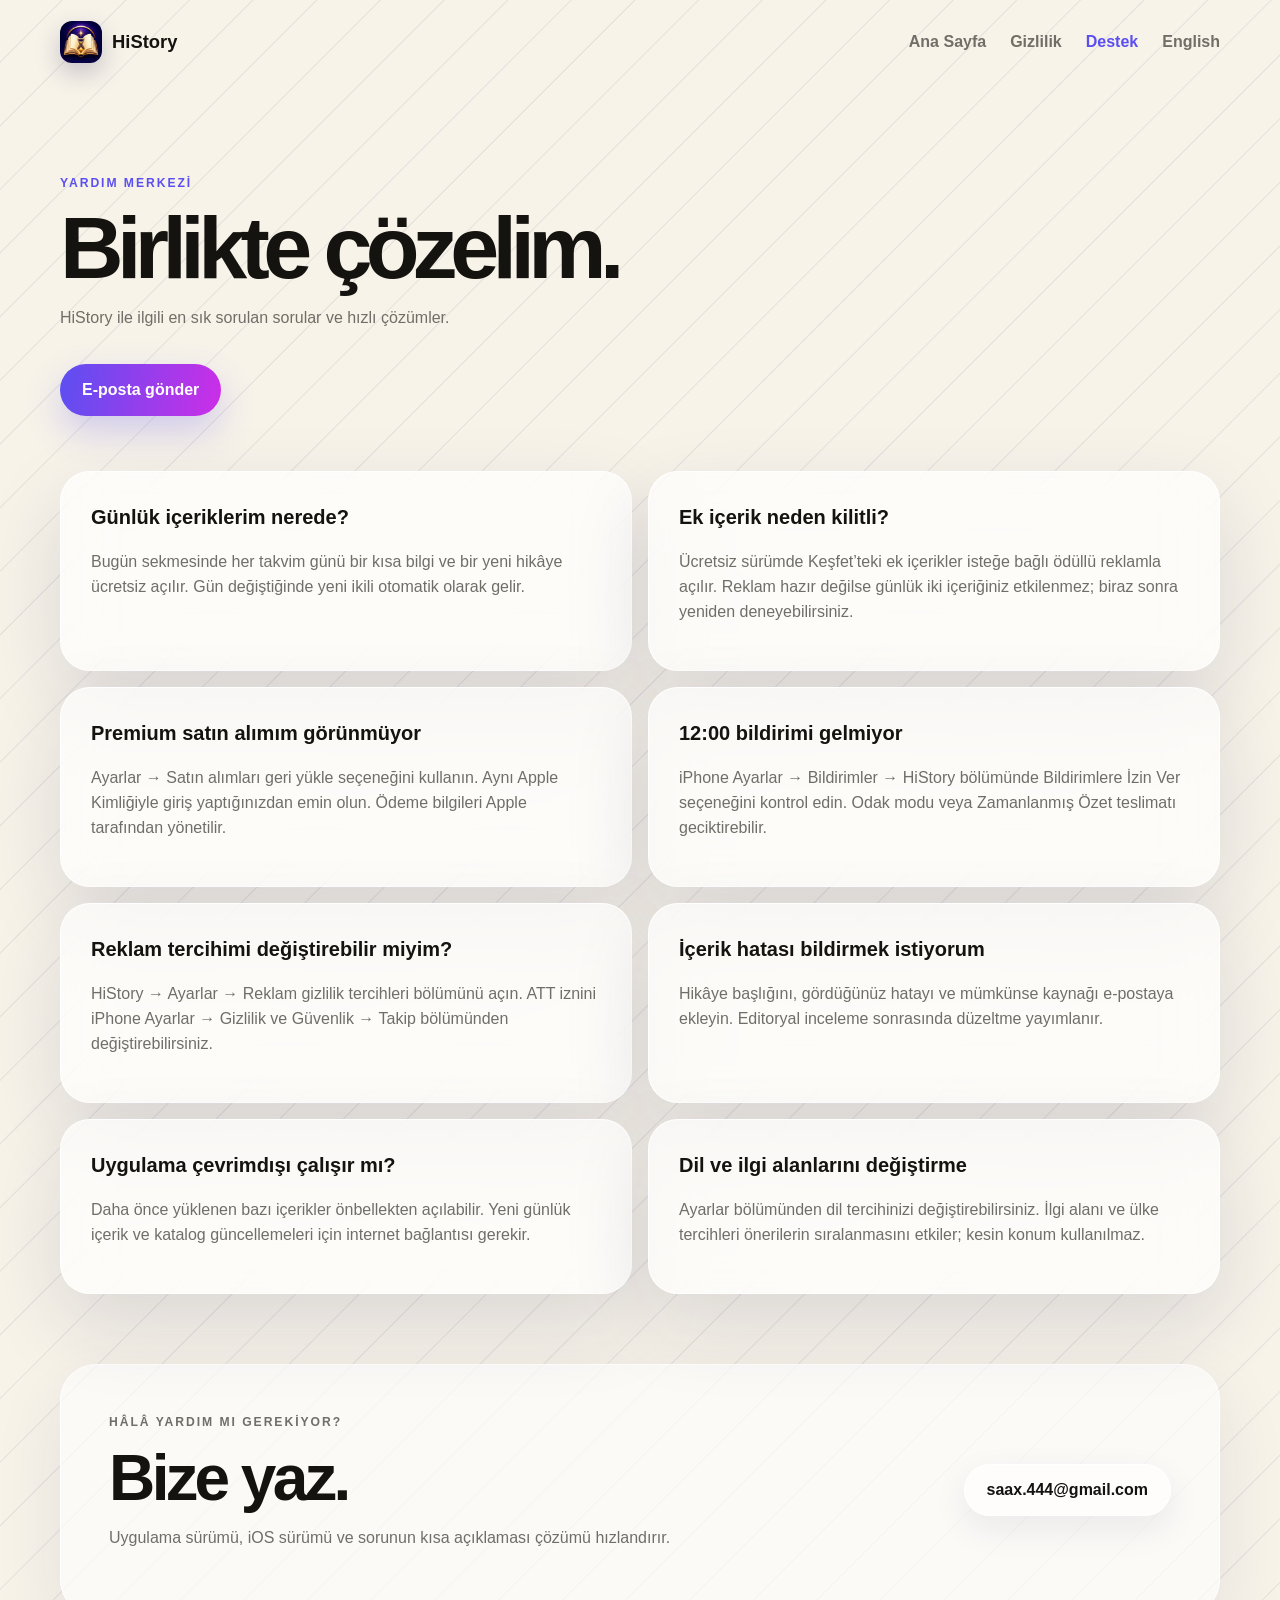
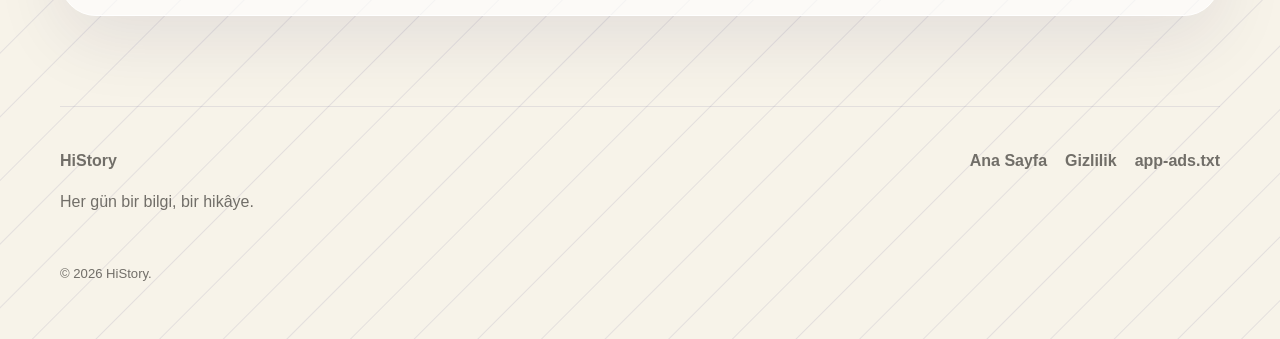
<file: tr/support.html>
<!doctype html>
<html lang="tr">
<head><meta charset="utf-8"><meta name="viewport" content="width=device-width,initial-scale=1"><meta name="description" content="HiStory iOS uygulaması destek ve sık sorulan sorular."><meta name="theme-color" content="#f7f3e9"><title>Destek — HiStory</title><link rel="stylesheet" href="style.css"></head>
<body>
  <header class="header wrap"><a class="brand" href="index.html"><img class="brand-icon" src="../assets/history-app-icon.png" alt=""><span>HiStory</span></a><nav><a href="index.html">Ana Sayfa</a><a href="privacy.html">Gizlilik</a><a aria-current="page" href="support.html">Destek</a><a href="../index.html" lang="en">English</a></nav></header>
  <main class="legal wrap">
    <section class="legal-hero support-hero"><p class="eyebrow">YARDIM MERKEZİ</p><h1>Birlikte çözelim.</h1><p>HiStory ile ilgili en sık sorulan sorular ve hızlı çözümler.</p><a class="button primary" href="mailto:saax.444@gmail.com?subject=HiStory%20Destek">E-posta gönder</a></section>
    <section class="faq-grid">
      <article class="legal-card"><h2>Günlük içeriklerim nerede?</h2><p>Bugün sekmesinde her takvim günü bir kısa bilgi ve bir yeni hikâye ücretsiz açılır. Gün değiştiğinde yeni ikili otomatik olarak gelir.</p></article>
      <article class="legal-card"><h2>Ek içerik neden kilitli?</h2><p>Ücretsiz sürümde Keşfet’teki ek içerikler isteğe bağlı ödüllü reklamla açılır. Reklam hazır değilse günlük iki içeriğiniz etkilenmez; biraz sonra yeniden deneyebilirsiniz.</p></article>
      <article class="legal-card"><h2>Premium satın alımım görünmüyor</h2><p>Ayarlar → Satın alımları geri yükle seçeneğini kullanın. Aynı Apple Kimliğiyle giriş yaptığınızdan emin olun. Ödeme bilgileri Apple tarafından yönetilir.</p></article>
      <article class="legal-card"><h2>12:00 bildirimi gelmiyor</h2><p>iPhone Ayarlar → Bildirimler → HiStory bölümünde Bildirimlere İzin Ver seçeneğini kontrol edin. Odak modu veya Zamanlanmış Özet teslimatı geciktirebilir.</p></article>
      <article class="legal-card"><h2>Reklam tercihimi değiştirebilir miyim?</h2><p>HiStory → Ayarlar → Reklam gizlilik tercihleri bölümünü açın. ATT iznini iPhone Ayarlar → Gizlilik ve Güvenlik → Takip bölümünden değiştirebilirsiniz.</p></article>
      <article class="legal-card"><h2>İçerik hatası bildirmek istiyorum</h2><p>Hikâye başlığını, gördüğünüz hatayı ve mümkünse kaynağı e-postaya ekleyin. Editoryal inceleme sonrasında düzeltme yayımlanır.</p></article>
      <article class="legal-card"><h2>Uygulama çevrimdışı çalışır mı?</h2><p>Daha önce yüklenen bazı içerikler önbellekten açılabilir. Yeni günlük içerik ve katalog güncellemeleri için internet bağlantısı gerekir.</p></article>
      <article class="legal-card"><h2>Dil ve ilgi alanlarını değiştirme</h2><p>Ayarlar bölümünden dil tercihinizi değiştirebilirsiniz. İlgi alanı ve ülke tercihleri önerilerin sıralanmasını etkiler; kesin konum kullanılmaz.</p></article>
    </section>
    <section class="contact-card"><div><p class="eyebrow">HÂLÂ YARDIM MI GEREKİYOR?</p><h2>Bize yaz.</h2><p>Uygulama sürümü, iOS sürümü ve sorunun kısa açıklaması çözümü hızlandırır.</p></div><a class="button ghost" href="mailto:saax.444@gmail.com?subject=HiStory%20Destek">saax.444@gmail.com</a></section>
  </main>
  <footer class="footer wrap"><div><strong>HiStory</strong><p>Her gün bir bilgi, bir hikâye.</p></div><div class="footer-links"><a href="index.html">Ana Sayfa</a><a href="privacy.html">Gizlilik</a><a href="app-ads.txt">app-ads.txt</a></div><p>© 2026 HiStory.</p></footer>
</body>
</html>
</file>
<file: style.css>
:root{--paper:#f7f3e9;--ink:#14130f;--muted:#716e68;--line:rgba(55,48,120,.10);--indigo:#5b4ff1;--violet:#8b4ff0;--orange:#ff8a35;--white:rgba(255,255,255,.70);--radius:30px}*{box-sizing:border-box}html{scroll-behavior:smooth}body{margin:0;color:var(--ink);font-family:-apple-system,BlinkMacSystemFont,"SF Pro Display","Segoe UI",sans-serif;background-color:var(--paper);background-image:repeating-linear-gradient(135deg,transparent 0,transparent 43px,var(--line) 44px,transparent 45px);line-height:1.55}a{color:inherit}.wrap{width:min(1160px,calc(100% - 40px));margin:auto}.header{min-height:84px;display:flex;align-items:center;justify-content:space-between;gap:24px}.brand{display:inline-flex;align-items:center;gap:10px;text-decoration:none;font-weight:850;font-size:1.15rem}.brand-mark{display:grid;place-items:center;width:38px;height:38px;border-radius:13px;color:white;background:linear-gradient(135deg,var(--indigo),var(--violet));box-shadow:0 10px 24px rgba(91,79,241,.22)}nav{display:flex;gap:24px}nav a,.footer-links a{text-decoration:none;color:var(--muted);font-weight:650}nav a:hover,nav a[aria-current=page],.footer-links a:hover{color:var(--indigo)}.hero{min-height:720px;display:grid;grid-template-columns:1.12fr .88fr;align-items:center;gap:72px;padding:70px 0 110px}.eyebrow{font-size:.76rem;font-weight:850;letter-spacing:.16em;color:var(--indigo);margin:0 0 14px}.hero h1,.legal-hero h1{font-size:clamp(3.5rem,8vw,6.7rem);line-height:.94;letter-spacing:-.075em;margin:0}.hero h1 em{font-style:normal;color:var(--indigo)}.lead{font-size:1.18rem;max-width:650px;color:var(--muted);margin:28px 0}.actions{display:flex;gap:12px;flex-wrap:wrap}.button{display:inline-flex;align-items:center;justify-content:center;min-height:52px;padding:0 22px;border-radius:999px;text-decoration:none;font-weight:780}.primary{color:white;background:linear-gradient(100deg,var(--indigo),#cc2ee7);box-shadow:0 15px 35px rgba(91,79,241,.25)}.ghost{background:rgba(255,255,255,.66);border:1px solid rgba(255,255,255,.9);box-shadow:0 12px 35px rgba(31,25,80,.08)}.trust{display:flex;gap:8px;flex-wrap:wrap;margin-top:24px}.trust span,.story-chip{padding:8px 12px;border-radius:999px;background:rgba(255,255,255,.55);color:var(--muted);font-size:.8rem;font-weight:700}.daily-card,.legal-card{background:var(--white);border:1px solid rgba(255,255,255,.92);border-radius:var(--radius);box-shadow:0 30px 80px rgba(32,26,77,.13);backdrop-filter:blur(24px);-webkit-backdrop-filter:blur(24px)}.daily-card{padding:34px;transform:rotate(1.5deg)}.card-top{display:flex;align-items:center;gap:10px;color:var(--indigo);font-size:.74rem;font-weight:850;letter-spacing:.12em}.card-top b{margin-left:auto;color:var(--muted);letter-spacing:0}.dot{width:10px;height:10px;border-radius:50%;background:var(--orange);box-shadow:0 0 0 7px rgba(255,138,53,.18)}.year{color:var(--muted);font-weight:800;margin:30px 0 4px}.daily-card h2{font-size:2rem;line-height:1.1;margin:0}.daily-card>p:not(.year){color:var(--muted)}.timeline{height:32px;display:flex;align-items:center;margin:26px 0}.timeline i{height:2px;flex:1;background:linear-gradient(90deg,var(--orange),var(--indigo));opacity:.35}.timeline span{width:11px;height:11px;border-radius:50%;background:var(--indigo)}.section{padding:110px 0}.section-title{max-width:780px}.section-title h2,.split h2,.privacy-callout h2,.contact-card h2{font-size:clamp(2.2rem,5vw,4rem);line-height:1;letter-spacing:-.055em;margin:0}.grid{display:grid;gap:18px;margin-top:46px}.grid.three{grid-template-columns:repeat(3,1fr)}.grid article{background:rgba(255,255,255,.55);border:1px solid rgba(255,255,255,.9);padding:28px;border-radius:24px}.number{font-weight:900;color:var(--orange)}.grid h3{font-size:1.3rem}.grid p,.split p,.privacy-callout p,.contact-card p{color:var(--muted)}.split,.privacy-callout,.contact-card{margin-top:30px;margin-bottom:100px;padding:48px;border-radius:36px;display:flex;align-items:center;justify-content:space-between;gap:40px;background:rgba(255,255,255,.65);border:1px solid white;box-shadow:0 24px 70px rgba(31,25,80,.09)}.split>div:first-child,.privacy-callout>div,.contact-card>div{max-width:720px}.price{text-align:center;min-width:220px}.price strong{font-size:3.8rem;display:block;color:var(--indigo)}.price span{color:var(--muted)}.footer{padding:42px 0;display:grid;grid-template-columns:1fr auto;gap:20px;border-top:1px solid var(--line);color:var(--muted)}.footer-links{display:flex;gap:18px}.footer>p{grid-column:1/-1;font-size:.82rem}.legal{padding-bottom:80px}.legal-hero{padding:90px 0 55px}.legal-hero h1{font-size:clamp(3rem,7vw,5.5rem)}.legal-hero>p:not(.eyebrow){color:var(--muted)}.legal-card{padding:30px;margin-bottom:16px}.legal-card h2{font-size:1.25rem;margin-top:0}.legal-card p,.legal-card li{color:var(--muted)}.legal-card a{color:var(--indigo)}.support-hero .button{margin-top:18px}.faq-grid{display:grid;grid-template-columns:1fr 1fr;gap:16px}.faq-grid .legal-card{margin:0}.contact-card{margin:70px 0 10px}@media(max-width:820px){.header{align-items:flex-start;padding:20px 0}.header nav{gap:12px;flex-wrap:wrap;justify-content:flex-end}.header nav a{font-size:.82rem}.hero{grid-template-columns:1fr;gap:48px;padding:55px 0 80px}.hero h1{font-size:clamp(3.5rem,15vw,5.5rem)}.daily-card{transform:none}.grid.three,.faq-grid{grid-template-columns:1fr}.split,.privacy-callout,.contact-card{align-items:flex-start;flex-direction:column;padding:30px}.footer{grid-template-columns:1fr}.footer-links{flex-wrap:wrap}.footer>p{grid-column:auto}}
</file>
<file: tr/style.css>
:root{--paper:#f7f3e9;--ink:#14130f;--muted:#716e68;--line:rgba(55,48,120,.10);--indigo:#5b4ff1;--violet:#8b4ff0;--orange:#ff8a35;--white:rgba(255,255,255,.70);--radius:30px}*{box-sizing:border-box}html{scroll-behavior:smooth}body{margin:0;color:var(--ink);font-family:-apple-system,BlinkMacSystemFont,"SF Pro Display","Segoe UI",sans-serif;background-color:var(--paper);background-image:repeating-linear-gradient(135deg,transparent 0,transparent 43px,var(--line) 44px,transparent 45px);line-height:1.55}a{color:inherit}.wrap{width:min(1160px,calc(100% - 40px));margin:auto}.header{min-height:84px;display:flex;align-items:center;justify-content:space-between;gap:24px}.brand{display:inline-flex;align-items:center;gap:10px;text-decoration:none;font-weight:850;font-size:1.15rem}.brand-icon{width:42px;height:42px;border-radius:12px;box-shadow:0 10px 24px rgba(31,25,80,.22)}.brand-mark{display:grid;place-items:center;width:38px;height:38px;border-radius:13px;color:white;background:linear-gradient(135deg,var(--indigo),var(--violet));box-shadow:0 10px 24px rgba(91,79,241,.22)}nav{display:flex;gap:24px}nav a,.footer-links a{text-decoration:none;color:var(--muted);font-weight:650}nav a:hover,nav a[aria-current=page],.footer-links a:hover{color:var(--indigo)}.hero{min-height:720px;display:grid;grid-template-columns:1.12fr .88fr;align-items:center;gap:72px;padding:70px 0 110px}.eyebrow{font-size:.76rem;font-weight:850;letter-spacing:.16em;color:var(--indigo);margin:0 0 14px}.hero h1,.legal-hero h1{font-size:clamp(3.5rem,8vw,6.7rem);line-height:.94;letter-spacing:-.075em;margin:0}.hero h1 em{font-style:normal;color:var(--indigo)}.lead{font-size:1.18rem;max-width:650px;color:var(--muted);margin:28px 0}.actions{display:flex;gap:12px;flex-wrap:wrap}.button{display:inline-flex;align-items:center;justify-content:center;min-height:52px;padding:0 22px;border-radius:999px;text-decoration:none;font-weight:780}.primary{color:white;background:linear-gradient(100deg,var(--indigo),#cc2ee7);box-shadow:0 15px 35px rgba(91,79,241,.25)}.ghost{background:rgba(255,255,255,.66);border:1px solid rgba(255,255,255,.9);box-shadow:0 12px 35px rgba(31,25,80,.08)}.trust{display:flex;gap:8px;flex-wrap:wrap;margin-top:24px}.trust span,.story-chip{padding:8px 12px;border-radius:999px;background:rgba(255,255,255,.55);color:var(--muted);font-size:.8rem;font-weight:700}.daily-card,.legal-card{background:var(--white);border:1px solid rgba(255,255,255,.92);border-radius:var(--radius);box-shadow:0 30px 80px rgba(32,26,77,.13);backdrop-filter:blur(24px);-webkit-backdrop-filter:blur(24px)}.daily-card{padding:34px;transform:rotate(1.5deg)}.card-top{display:flex;align-items:center;gap:10px;color:var(--indigo);font-size:.74rem;font-weight:850;letter-spacing:.12em}.card-top b{margin-left:auto;color:var(--muted);letter-spacing:0}.dot{width:10px;height:10px;border-radius:50%;background:var(--orange);box-shadow:0 0 0 7px rgba(255,138,53,.18)}.year{color:var(--muted);font-weight:800;margin:30px 0 4px}.daily-card h2{font-size:2rem;line-height:1.1;margin:0}.daily-card>p:not(.year){color:var(--muted)}.timeline{height:32px;display:flex;align-items:center;margin:26px 0}.timeline i{height:2px;flex:1;background:linear-gradient(90deg,var(--orange),var(--indigo));opacity:.35}.timeline span{width:11px;height:11px;border-radius:50%;background:var(--indigo)}.section{padding:110px 0}.section-title{max-width:780px}.section-title h2,.split h2,.privacy-callout h2,.contact-card h2{font-size:clamp(2.2rem,5vw,4rem);line-height:1;letter-spacing:-.055em;margin:0}.grid{display:grid;gap:18px;margin-top:46px}.grid.three{grid-template-columns:repeat(3,1fr)}.grid article{background:rgba(255,255,255,.55);border:1px solid rgba(255,255,255,.9);padding:28px;border-radius:24px}.number{font-weight:900;color:var(--orange)}.grid h3{font-size:1.3rem}.grid p,.split p,.privacy-callout p,.contact-card p{color:var(--muted)}.split,.privacy-callout,.contact-card{margin-top:30px;margin-bottom:100px;padding:48px;border-radius:36px;display:flex;align-items:center;justify-content:space-between;gap:40px;background:rgba(255,255,255,.65);border:1px solid white;box-shadow:0 24px 70px rgba(31,25,80,.09)}.split>div:first-child,.privacy-callout>div,.contact-card>div{max-width:720px}.price{text-align:center;min-width:220px}.price strong{font-size:3.8rem;display:block;color:var(--indigo)}.price span{color:var(--muted)}.footer{padding:42px 0;display:grid;grid-template-columns:1fr auto;gap:20px;border-top:1px solid var(--line);color:var(--muted)}.footer-links{display:flex;gap:18px}.footer>p{grid-column:1/-1;font-size:.82rem}.legal{padding-bottom:80px}.legal-hero{padding:90px 0 55px}.legal-hero h1{font-size:clamp(3rem,7vw,5.5rem)}.legal-hero>p:not(.eyebrow){color:var(--muted)}.legal-card{padding:30px;margin-bottom:16px}.legal-card h2{font-size:1.25rem;margin-top:0}.legal-card p,.legal-card li{color:var(--muted)}.legal-card a{color:var(--indigo)}.support-hero .button{margin-top:18px}.faq-grid{display:grid;grid-template-columns:1fr 1fr;gap:16px}.faq-grid .legal-card{margin:0}.contact-card{margin:70px 0 10px}@media(max-width:820px){.header{align-items:flex-start;padding:20px 0}.header nav{gap:12px;flex-wrap:wrap;justify-content:flex-end}.header nav a{font-size:.82rem}.hero{grid-template-columns:1fr;gap:48px;padding:55px 0 80px}.hero h1{font-size:clamp(3.5rem,15vw,5.5rem)}.daily-card{transform:none}.grid.three,.faq-grid{grid-template-columns:1fr}.split,.privacy-callout,.contact-card{align-items:flex-start;flex-direction:column;padding:30px}.footer{grid-template-columns:1fr}.footer-links{flex-wrap:wrap}.footer>p{grid-column:auto}}
</file>
